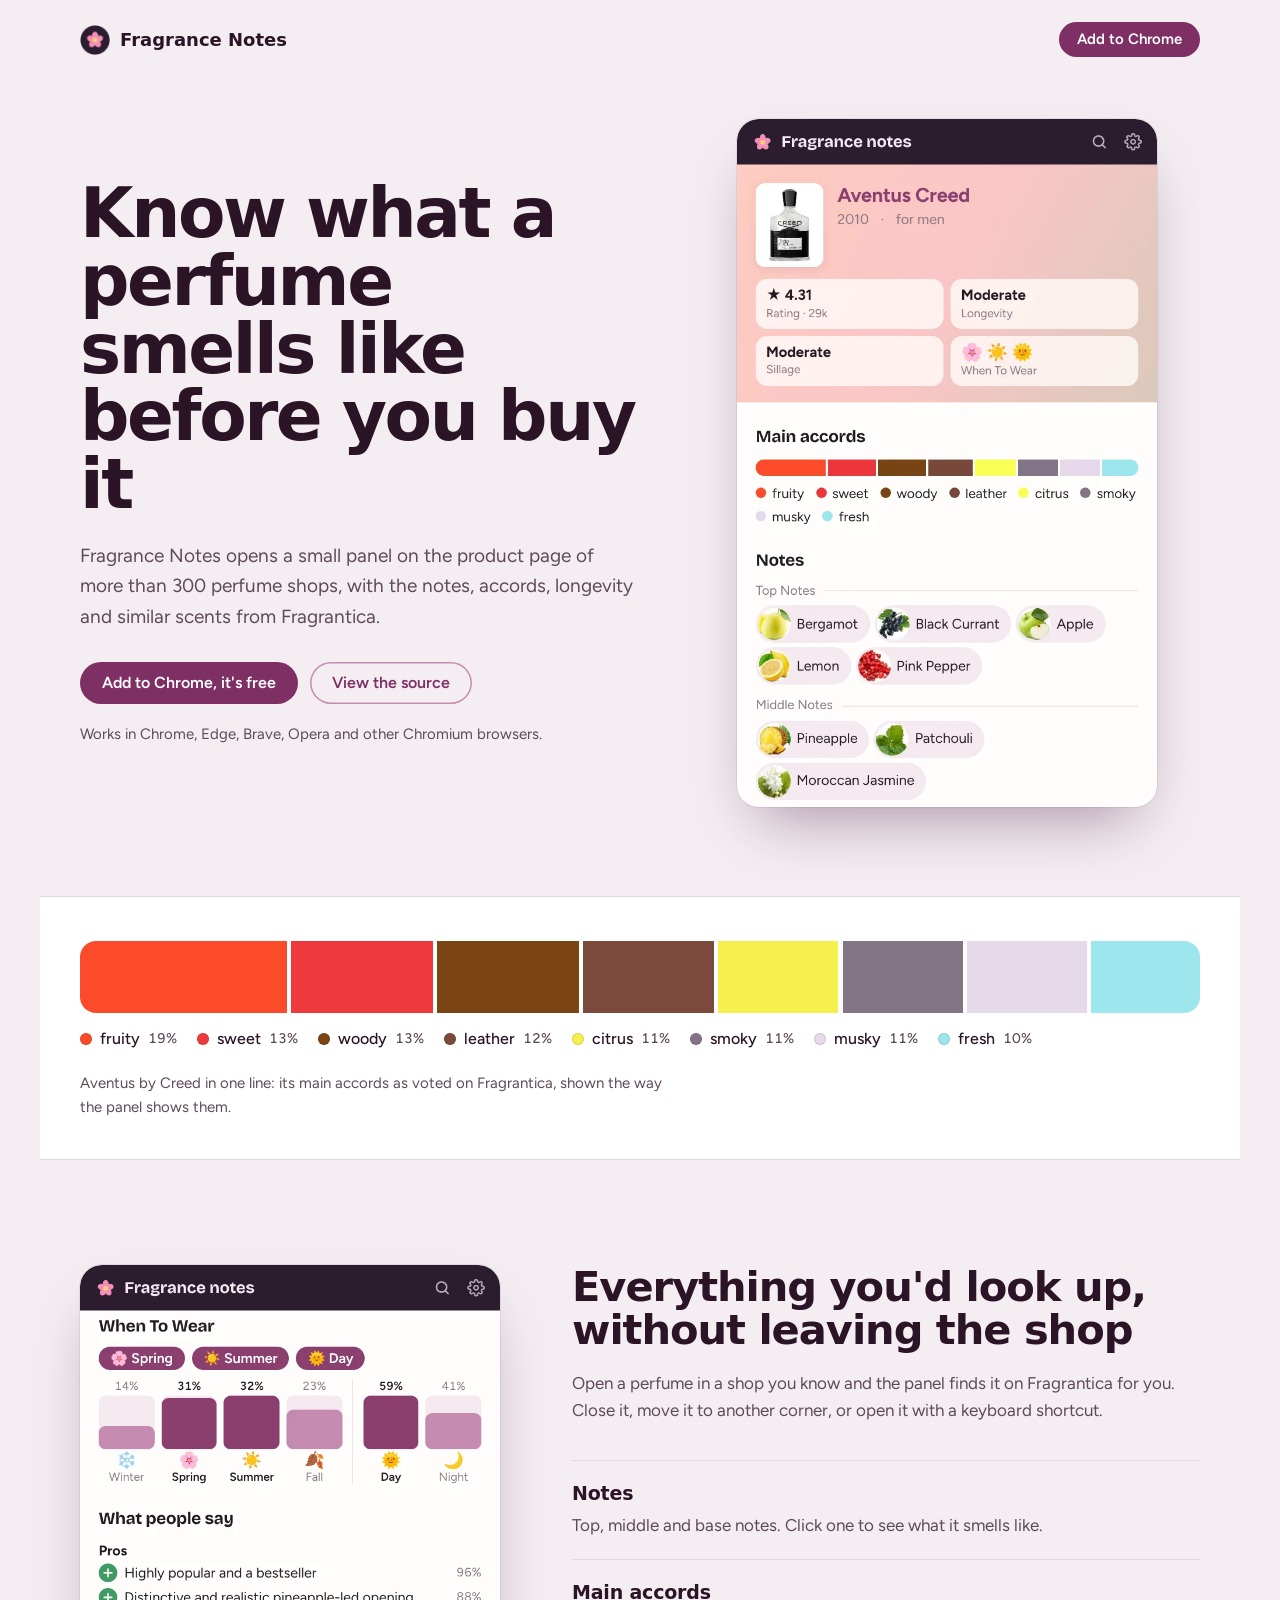
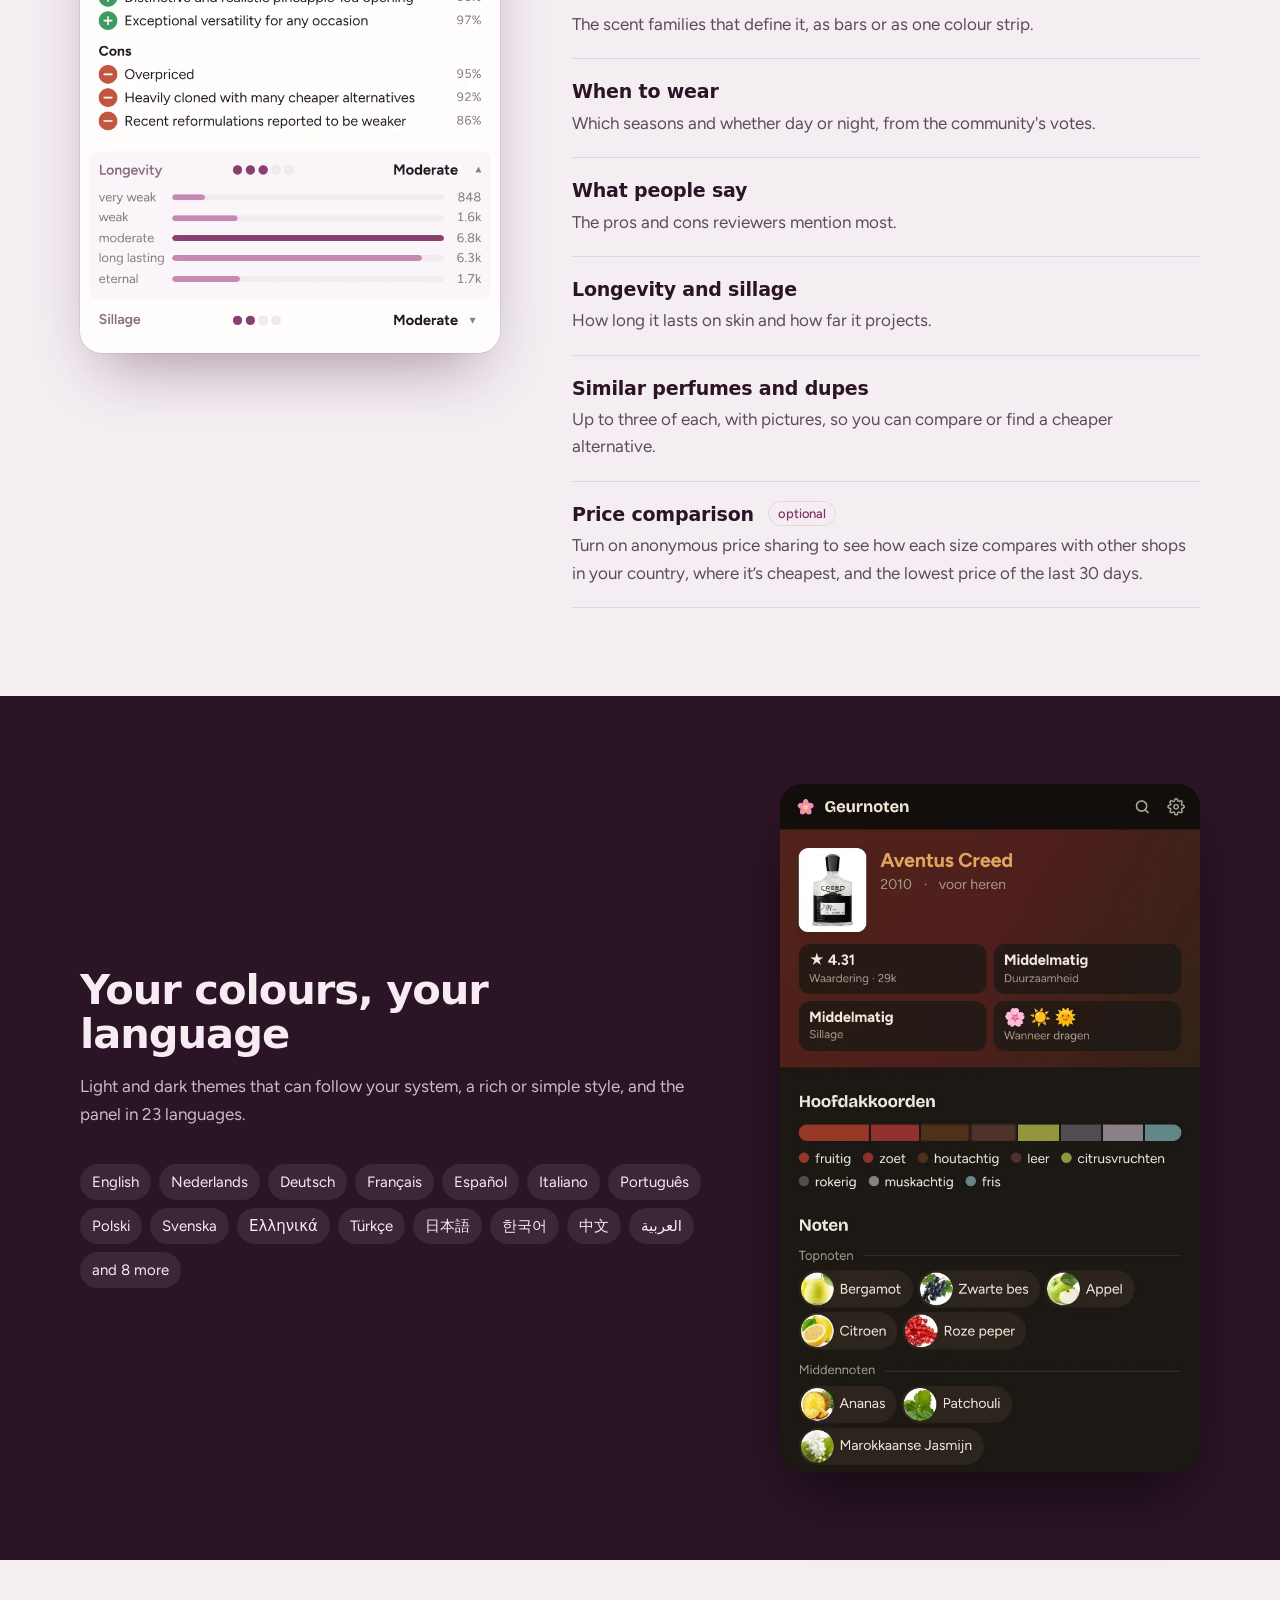
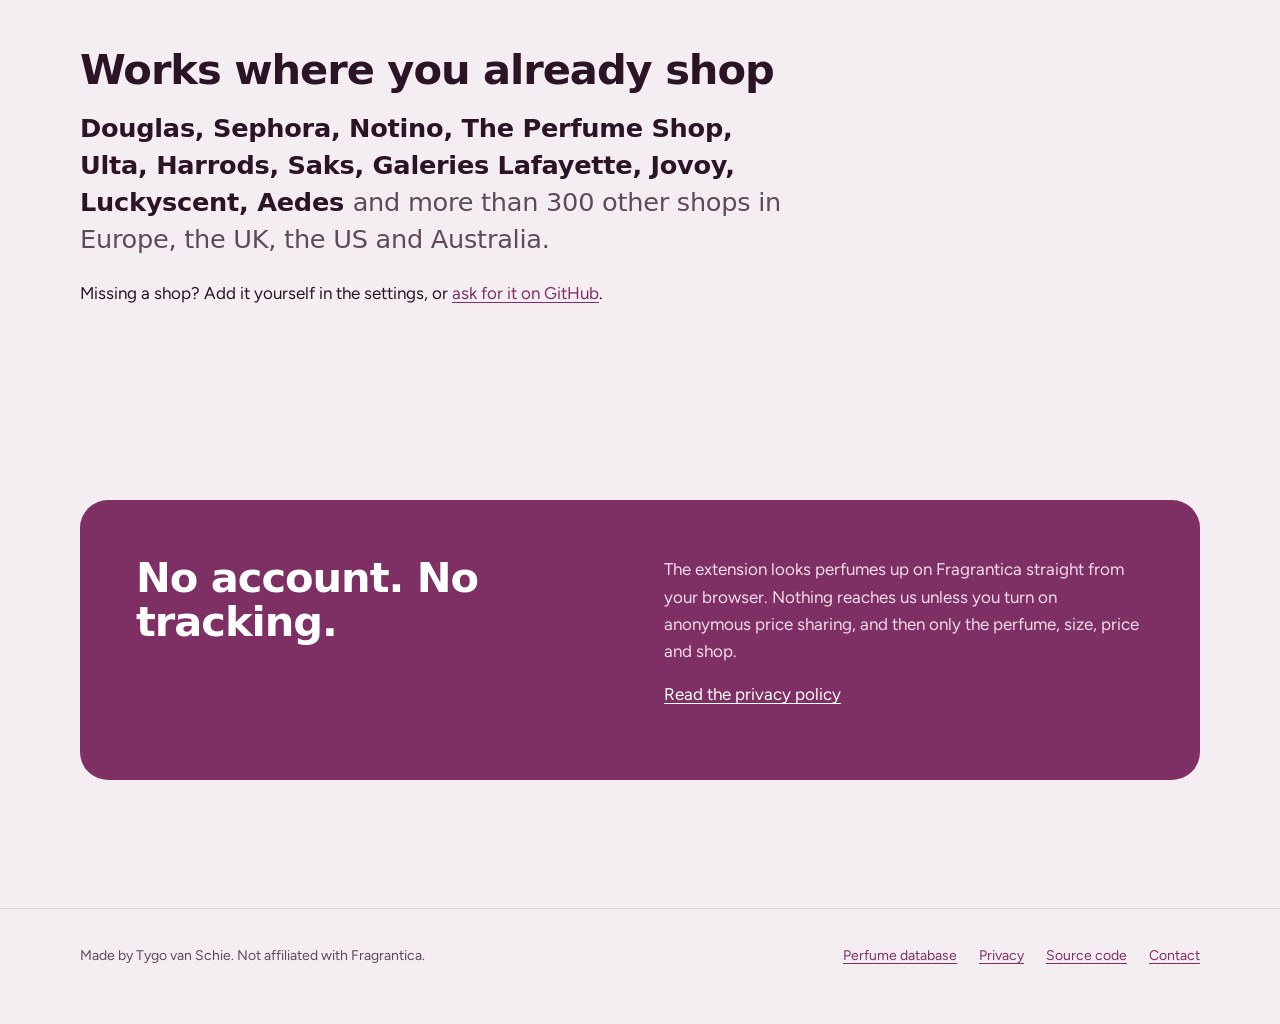
<file: site/index.html>
<!doctype html>
<html lang="en">
<head>
  <meta charset="utf-8">
  <meta name="viewport" content="width=device-width, initial-scale=1">
  <title>Fragrance Notes – perfume notes on every shop page</title>
  <meta name="description" content="A free browser extension that shows a perfume's notes, accords, longevity and similar scents from Fragrantica on the product page of more than 300 perfume shops.">
  <link rel="icon" href="img/icon.png">
  <meta property="og:title" content="Fragrance Notes">
  <meta property="og:description" content="Know what a perfume smells like before you buy it.">
  <meta property="og:image" content="https://fragrancenotes.app/img/og.png">
  <meta property="og:type" content="website">
  <meta property="og:url" content="https://fragrancenotes.app/">
  <meta name="twitter:card" content="summary_large_image">
  <link rel="canonical" href="https://fragrancenotes.app/">
  <link rel="preconnect" href="https://fonts.bunny.net">
  <link rel="stylesheet" href="https://fonts.bunny.net/css?family=bricolage-grotesque:600,700,750,800|figtree:400,500,600&display=swap">
  <link rel="stylesheet" href="style.css?v=4">
</head>
<body>
  <header class="top">
    <div class="wrap">
      <a class="brand" href="/"><img src="img/icon.png" alt="">Fragrance Notes</a>
      <a class="btn small" href="https://chromewebstore.google.com/detail/fragrance-notes/hhhiolpcmkdkegcmjmpglcnfolohldgc">Add to Chrome</a>
    </div>
  </header>

  <main>
    <section class="hero">
      <div class="wrap">
        <div>
          <h1>Know what a perfume smells like before you buy it</h1>
          <p class="lead">Fragrance Notes opens a small panel on the product page of more than 300 perfume shops, with the notes, accords, longevity and similar scents from Fragrantica.</p>
          <div class="actions">
            <a class="btn" href="https://chromewebstore.google.com/detail/fragrance-notes/hhhiolpcmkdkegcmjmpglcnfolohldgc">Add to Chrome, it's free</a>
            <a class="btn quiet" href="https://github.com/Tygovanschie/fragrance-notes">View the source</a>
          </div>
          <p class="fineprint">Works in Chrome, Edge, Brave, Opera and other Chromium browsers.</p>
        </div>
        <img class="shot" src="img/1-overview.webp" width="360" height="590" alt="The Fragrance Notes panel for Aventus by Creed: rating, longevity, sillage, when to wear, main accords and top notes.">
      </div>
    </section>

    <figure class="strip" aria-label="Main accords of Aventus by Creed">
      <div class="wrap">
        <div class="astrip" aria-hidden="true">
          <i style="--w:19;--c:#fb4b2b;--i:0"></i>
          <i style="--w:13;--c:#ee3a3d;--i:1"></i>
          <i style="--w:13;--c:#7a4513;--i:2"></i>
          <i style="--w:12;--c:#7b4a3c;--i:3"></i>
          <i style="--w:11;--c:#f6f04e;--i:4"></i>
          <i style="--w:11;--c:#847586;--i:5"></i>
          <i style="--w:11;--c:#e5d9ea;--i:6"></i>
          <i style="--w:10;--c:#9ee6ee;--i:7"></i>
        </div>
        <ul class="achips">
          <li><i style="--c:#fb4b2b"></i>fruity<small>19%</small></li>
          <li><i style="--c:#ee3a3d"></i>sweet<small>13%</small></li>
          <li><i style="--c:#7a4513"></i>woody<small>13%</small></li>
          <li><i style="--c:#7b4a3c"></i>leather<small>12%</small></li>
          <li><i style="--c:#f6f04e"></i>citrus<small>11%</small></li>
          <li><i style="--c:#847586"></i>smoky<small>11%</small></li>
          <li><i style="--c:#e5d9ea"></i>musky<small>11%</small></li>
          <li><i style="--c:#9ee6ee"></i>fresh<small>10%</small></li>
        </ul>
        <figcaption>Aventus by Creed in one line: its main accords as voted on Fragrantica, shown the way the panel shows them.</figcaption>
      </div>
    </figure>

    <section class="part inside">
      <div class="wrap">
        <img class="shot" src="img/3-wear.webp" width="360" height="590" loading="lazy" alt="The panel showing when to wear the perfume by season and time of day, the most mentioned pros and cons, and longevity votes.">
        <div>
          <h2>Everything you'd look up, without leaving the shop</h2>
          <p class="intro">Open a perfume in a shop you know and the panel finds it on Fragrantica for you. Close it, move it to another corner, or open it with a keyboard shortcut.</p>
          <dl class="features">
            <div><dt>Notes</dt><dd>Top, middle and base notes. Click one to see what it smells like.</dd></div>
            <div><dt>Main accords</dt><dd>The scent families that define it, as bars or as one colour strip.</dd></div>
            <div><dt>When to wear</dt><dd>Which seasons and whether day or night, from the community's votes.</dd></div>
            <div><dt>What people say</dt><dd>The pros and cons reviewers mention most.</dd></div>
            <div><dt>Longevity and sillage</dt><dd>How long it lasts on skin and how far it projects.</dd></div>
            <div><dt>Similar perfumes and dupes</dt><dd>Up to three of each, with pictures, so you can compare or find a cheaper alternative.</dd></div>
            <div><dt>Price comparison <span class="opt">optional</span></dt><dd>Turn on anonymous price sharing to see how each size compares with other shops in your country, where it’s cheapest, and the lowest price of the last 30 days.</dd></div>
          </dl>
        </div>
      </div>
    </section>

    <section class="part yours">
      <div class="wrap">
        <div>
          <h2>Your colours, your language</h2>
          <p class="intro">Light and dark themes that can follow your system, a rich or simple style, and the panel in 23 languages.</p>
          <ul class="langs" aria-label="Languages">
            <li>English</li><li>Nederlands</li><li>Deutsch</li><li>Français</li><li>Español</li><li>Italiano</li><li>Português</li><li>Polski</li><li>Svenska</li><li>Ελληνικά</li><li>Türkçe</li><li>日本語</li><li>한국어</li><li>中文</li><li>العربية</li><li>and 8 more</li>
          </ul>
        </div>
        <img class="shot" src="img/5-themes.webp" width="360" height="590" loading="lazy" alt="The panel in Dutch with a dark amber theme.">
      </div>
    </section>

    <section class="part shops">
      <div class="wrap">
        <h2>Works where you already shop</h2>
        <p class="list">Douglas, Sephora, Notino, The Perfume Shop, Ulta, Harrods, Saks, Galeries Lafayette, Jovoy, Luckyscent, Aedes <span>and more than 300 other shops in Europe, the UK, the US and Australia.</span></p>
        <p>Missing a shop? Add it yourself in the settings, or <a href="https://github.com/Tygovanschie/fragrance-notes/issues">ask for it on GitHub</a>.</p>
      </div>
    </section>

    <section class="part">
      <div class="wrap">
        <div class="privacy">
          <h2>No account. No tracking.</h2>
          <div>
            <p>The extension looks perfumes up on Fragrantica straight from your browser. Nothing reaches us unless you turn on anonymous price sharing, and then only the perfume, size, price and shop.</p>
            <p><a href="privacy.html">Read the privacy policy</a></p>
          </div>
        </div>
      </div>
    </section>
  </main>

  <footer>
    <div class="wrap">
      <span>Made by Tygo van Schie. Not affiliated with Fragrantica.</span>
      <nav aria-label="Footer">
        <a href="/database">Perfume database</a>
        <a href="privacy.html">Privacy</a>
        <a href="https://github.com/Tygovanschie/fragrance-notes">Source code</a>
        <a href="https://github.com/Tygovanschie/fragrance-notes/issues">Contact</a>
      </nav>
    </div>
  </footer>
</body>
</html>
</file>
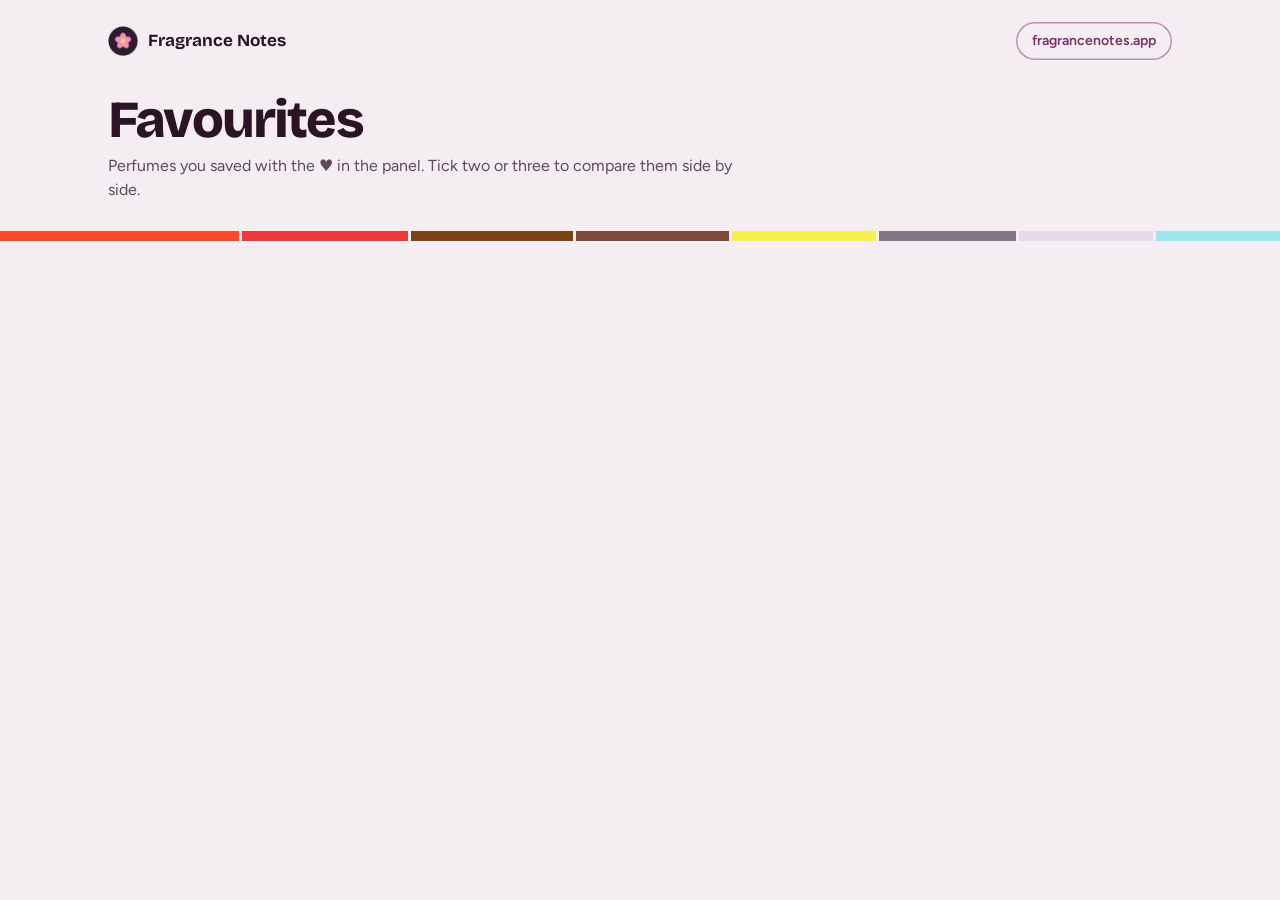
<file: favourites.html>
<!DOCTYPE html>
<html lang="en">
<head>
<meta charset="utf-8">
<title>Fragrance Notes – Favourites</title>
<link rel="icon" href="icons/32.png">
<link rel="stylesheet" href="fonts.css">
<link rel="stylesheet" href="base.css">
<style>
  /* Favourites: saved with the ♥ in the panel, opened from the toolbar menu. Same look as the settings page. */

  /* Header, buttons, switch and colours: base.css (shared with the settings and welcome pages). */
  main.wrap { padding:32px 0 96px; }

  /* The list. */
  .grid { list-style:none; margin:0; padding:0; display:grid; grid-template-columns:repeat(auto-fill, minmax(240px, 1fr)); gap:16px; }
  .card { position:relative; background:var(--card); border:1px solid var(--line); border-radius:22px; padding:16px; display:flex; gap:14px; align-items:center; }
  .card.sel { border-color:var(--accent); box-shadow:0 0 0 1.5px var(--accent); }
  .card img { width:56px; height:70px; object-fit:contain; flex:none; border-radius:10px; background:#fff; }
  .card .l { flex:1; min-width:0; }
  .card b { display:block; font:700 16px/1.2 var(--display); letter-spacing:-0.01em; overflow-wrap:anywhere; }
  .card .acts { display:flex; gap:12px; margin-top:8px; font-size:13px; }
  .linkbtn { border:0; background:none; padding:0; font:inherit; color:var(--accent); cursor:pointer; }
  .linkbtn:hover { text-decoration:underline; }
  .linkbtn.rm { color:var(--muted); }
  .pick { position:absolute; top:12px; inset-inline-end:12px; width:18px; height:18px; accent-color:var(--accent); cursor:pointer; }
  .empty { background:var(--card); border:1px solid var(--line); border-radius:22px; padding:28px; color:var(--muted); }

  /* Compare bar, stays at the bottom of the window. */
  .bar-cmp { position:sticky; bottom:16px; margin-top:24px; display:flex; align-items:center; gap:16px; justify-content:space-between;
    background:var(--fg); color:#fff; border-radius:999px; padding:10px 10px 10px 24px; box-shadow:0 8px 24px rgba(43,20,38,.18); }
  .bar-cmp span { font-size:14px; }
  .bar-cmp .btn.primary { background:#fff; color:var(--accent-deep); }

  /* Details and comparison. */
  .back { margin-bottom:20px; }
  .detail { display:flex; justify-content:center; }
  .detail-tools { display:flex; flex-wrap:wrap; gap:12px 20px; align-items:center; justify-content:center; margin-bottom:18px; font-size:14px; }
  .detail-tools .seen { color:var(--muted); }
  .detail-tools .seen b { color:var(--fg); }
  .detail-tools .alert { flex-basis:100%; display:flex; justify-content:center; }
  .alert-form { display:flex; flex-wrap:wrap; gap:8px 10px; align-items:center; justify-content:center; }
  .alert-form select, .alert-form input { font:inherit; padding:6px 10px; border-radius:10px; border:1px solid var(--line, #ddd); background:var(--card, #fff); color:inherit; }
  .alert-form input { width:90px; }
  .alert .muted { color:var(--muted); }
  .alert span + .btn { margin-inline-start:10px; }
  .loading, .failed { color:var(--muted); padding:24px 0; }
  select.add { font:600 14px/1 var(--text); color:var(--accent); background:var(--card); border:1.5px dashed var(--soft); border-radius:999px; padding:10px 14px; cursor:pointer; max-width:100%; }
  select.add:hover { border-color:var(--accent); }

  .cmp-wrap { overflow-x:auto; }
  .cmp { width:100%; min-width:640px; border-collapse:separate; border-spacing:0; background:var(--card); border:1px solid var(--line); border-radius:22px; overflow:hidden; table-layout:fixed; }
  .cmp col.lab { width:170px; }
  .cmp col.slotcol { width:0; }
  .cmp.cols2 col.slotcol { width:24%; }
  .cmp th, .cmp td { padding:12px 16px; vertical-align:top; text-align:start; border-top:1px solid var(--line); font-size:14px; }
  .cmp td.slot { padding:12px 0; }
  .cmp.cols2 td.slot { padding:12px 16px; }
  .cmp tr:first-child th, .cmp tr:first-child td { border-top:0; }
  .cmp th { color:var(--muted); font-weight:600; font-size:13px; }
  .cmp tr.sec th { padding:18px 16px 8px; font:750 18px/1.2 var(--display); letter-spacing:-0.01em; color:var(--fg); background:var(--bg); border-top:1px solid var(--line); }
  .cmp .who { position:relative; }
  .cmp .who img { width:64px; height:80px; object-fit:contain; border-radius:10px; background:#fff; display:block; margin-bottom:8px; }
  .cmp .who a { font:700 18px/1.2 var(--display); letter-spacing:-0.01em; text-decoration:none; color:var(--fg); overflow-wrap:anywhere; }
  .cmp .who a:hover { color:var(--accent); }
  .cmp .who small { display:block; color:var(--muted); font-size:13px; margin-top:4px; }
  .cmp .who .x { position:absolute; top:8px; inset-inline-end:8px; border:0; background:var(--chip); color:var(--muted); width:28px; height:28px; border-radius:50%; font-size:18px; line-height:1; cursor:pointer; }
  .cmp .who .x:hover { background:var(--accent); color:#fff; }
  .cmp td.slot { vertical-align:middle; }
  .cmp small { color:var(--muted); font-size:12.5px; }
  .price b { font:700 18px/1.2 var(--display); }
  .tag { display:inline-block; margin-inline-start:8px; padding:2px 9px; border-radius:999px; background:var(--accent); color:#fff; font-size:12px; font-weight:600; vertical-align:middle; }
  .cmp td > .tag { margin:6px 0 0; }

  .cmp tr.acc th, .cmp tr.acc td { padding-top:7px; padding-bottom:7px; border-top-color:transparent; }
  .cmp tr.acc th { display:flex; align-items:center; gap:8px; color:var(--fg); font-weight:500; }
  .cmp tr.acc th i { width:10px; height:10px; border-radius:50%; flex:none; box-shadow:inset 0 0 0 1px rgba(43,20,38,.16); }
  .abar { height:12px; border-radius:999px; background:var(--chip); overflow:hidden; margin-top:3px; }
  .abar span { display:block; height:100%; border-radius:999px; background:var(--accent); box-shadow:inset 0 0 0 1px rgba(43,20,38,.12); }

  .chips { display:flex; flex-wrap:wrap; gap:6px; }
  .chip { display:inline-flex; align-items:center; gap:6px; padding:3px 10px 3px 4px; border-radius:999px; background:var(--chip); font-size:13px; }
  .chip:not(:has(img)) { padding-inline-start:10px; }
  .chip img { width:24px; height:24px; border-radius:50%; object-fit:cover; background:#fff; }
  .chip.nb { cursor:pointer; }
  .chip.nb:hover, .chip.nb.on { box-shadow:inset 0 0 0 1.5px var(--accent); }
  .chip.shared { background:var(--accent); color:#fff; }
  .chip.shared.nb:hover, .chip.shared.nb.on { box-shadow:inset 0 0 0 1.5px var(--accent-deep); }
  .none { color:var(--muted); }

  tr.noterow td { background:var(--bg); }
  .notepop { display:flex; gap:14px; align-items:flex-start; font-size:13.5px; }
  .notepop img { width:56px; height:56px; border-radius:12px; object-fit:cover; background:#fff; flex:none; }
  .notepop .nn { display:flex; gap:12px; align-items:baseline; justify-content:space-between; font:700 16px/1.3 var(--display); margin-bottom:4px; }
  .notepop .nn a { font:600 13px/1 var(--text); }
  .notepop .lat { font-weight:400; color:var(--muted); font-size:13px; }
  .notepop .nl { color:var(--muted); font-size:12px; margin-top:6px; }
  .muted { color:var(--muted); }

  .score { display:flex; align-items:baseline; gap:4px; }
  .score b { font:800 22px/1 var(--display); letter-spacing:-0.02em; }
  .score .of { color:var(--muted); font-size:13px; }
  .scale { position:relative; height:6px; border-radius:999px; background:var(--chip); margin:8px 0 6px; }
  .scale span { position:absolute; top:50%; width:12px; height:12px; border-radius:50%; background:var(--accent); transform:translate(-50%, -50%); box-shadow:0 0 0 2px var(--card); }
  [dir=rtl] .scale span { transform:translate(50%, -50%); }
  .spread { display:flex; height:6px; border-radius:999px; overflow:hidden; gap:1px; margin-bottom:4px; }
  .spread i { background:var(--accent); min-width:1px; }
  .wear { display:grid; gap:4px; }
  .wl { display:grid; grid-template-columns:64px 1fr; gap:8px; align-items:center; font-size:13px; color:var(--muted); }
  .wl .abar { height:8px; margin:0; }
  .wl.hi { color:var(--fg); font-weight:600; }

  @media (max-width:760px) { .cmp th { width:110px; } .bar-cmp { border-radius:22px; flex-direction:column; align-items:stretch; padding:14px; } }
  @media (prefers-reduced-motion: reduce) { * { transition:none !important; } }
</style>
</head>
<body>
<header>
  <div class="wrap">
    <div class="bar">
      <span class="brand"><img src="icons/128.png" alt="">Fragrance Notes</span>
      <a class="site" href="https://fragrancenotes.app" target="_blank" rel="noopener">fragrancenotes.app</a>
    </div>
    <h1 data-i18n="fav_title"></h1>
    <p class="sub" data-i18n="fav_sub"></p>
  </div>
  <div class="strip" aria-hidden="true">
    <i style="--w:100;--c:#fb4b2b"></i><i style="--w:69;--c:#ee3a3d"></i><i style="--w:68;--c:#7a4513"></i><i style="--w:64;--c:#7b4a3c"></i>
    <i style="--w:60;--c:#f6f04e"></i><i style="--w:57;--c:#847586"></i><i style="--w:56;--c:#e5d9ea"></i><i style="--w:52;--c:#9ee6ee"></i>
  </div>
</header>

<main class="wrap">
  <section id="listView">
    <ul class="grid" id="grid"></ul>
    <p class="empty" id="empty" data-i18n="fav_empty" hidden></p>
    <div class="bar-cmp" id="cmpBar" hidden>
      <span id="cmpHint"></span>
      <button class="btn primary" id="cmpGo" data-i18n="fav_compare" disabled></button>
    </div>
  </section>

  <section id="itemView" hidden>
    <button class="btn quiet back" id="back"></button>
    <div id="itemBody"></div>
  </section>
</main>
<script src="settings.js"></script>
<script src="i18n-panel.js"></script>
<script src="i18n-settings.js"></script>
<script src="panel-ui.js"></script>
<script src="favourites.js"></script>
</body>
</html>
</file>
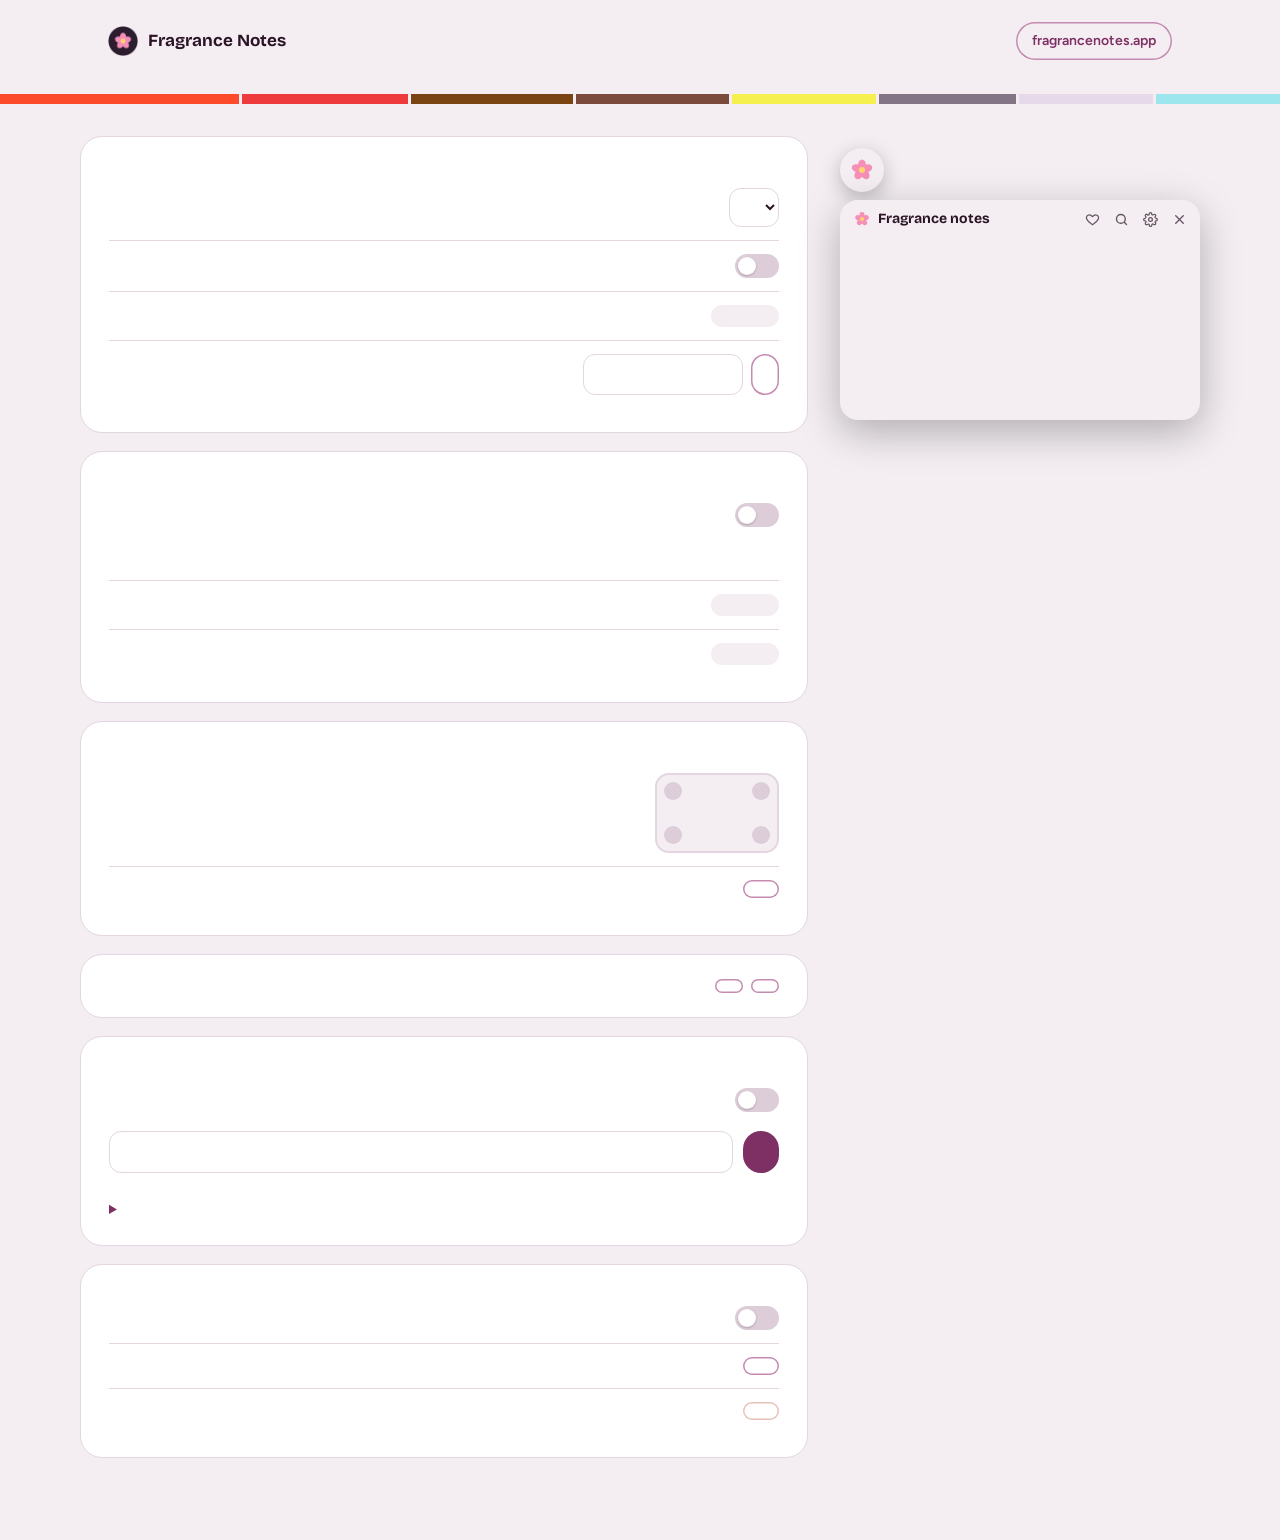
<file: options.html>
<!DOCTYPE html>
<html lang="en">
<head>
<meta charset="utf-8">
<title>Fragrance Notes</title>
<link rel="icon" href="icons/32.png">
<link rel="stylesheet" href="fonts.css">
<link rel="stylesheet" href="base.css">
<style>
  /* Same look as fragrancenotes.app: plum on lilac paper, Bricolage Grotesque headings, Figtree text.
     The fonts ship with the extension (fonts/, SIL Open Font License), so this page loads nothing from the web. */

  /* Header, buttons, switch and colours: base.css (shared with the welcome and favourites pages). */

  .layout { display:grid; grid-template-columns:minmax(0, 1fr) 360px; gap:32px; padding:32px 0 64px; align-items:start; }
  .preview { position:sticky; top:24px; }
  .preview h2 { font:700 18px/1.2 var(--display); letter-spacing:-0.01em; margin:4px 0 12px; }
  .preview .note { color:var(--muted); font-size:13px; margin:12px 2px 0; }

  /* ---------- sections ---------- */
  section { background:var(--card); border:1px solid var(--line); border-radius:22px; padding:24px 28px; margin-bottom:18px; }
  section > h2, .shead h2 { margin:0 0 4px; font:750 24px/1.15 var(--display); letter-spacing:-0.02em; }
  .hint { margin:0 0 14px; color:var(--muted); font-size:14px; max-width:46em; }
  .row { display:flex; align-items:center; justify-content:space-between; gap:18px; padding:13px 0; border-top:1px solid var(--line); }
  .row.first, .hint + .row { border-top:0; }
  .row .l { min-width:0; }
  .row .l b { display:block; font-weight:600; }
  .row .l span { color:var(--muted); font-size:13.5px; }

  .seg { display:inline-flex; background:var(--chip); border-radius:999px; padding:4px; flex:none; }
  .seg label { cursor:pointer; }
  .seg input { position:absolute; opacity:0; pointer-events:none; }
  .seg span { display:block; padding:7px 15px; border-radius:999px; font-size:14px; color:var(--muted); white-space:nowrap; }
  .seg input:checked + span { background:var(--accent); color:#fff; font-weight:600; }
  .seg input:focus-visible + span { outline:3px solid var(--accent); outline-offset:1px; }

  .corners { position:relative; width:124px; height:80px; border:2px solid var(--line); border-radius:14px; background:var(--chip); flex:none; }
  .corners label { position:absolute; cursor:pointer; }
  .corners input { position:absolute; opacity:0; pointer-events:none; }
  .corners span { display:block; width:18px; height:18px; border-radius:50%; background:#dccdd8; transition:background .12s; }
  .corners label:hover span { background:var(--soft); }
  .corners input:checked + span { background:var(--accent); box-shadow:0 0 0 4px rgba(126,47,99,.18); }
  .corners input:focus-visible + span { outline:3px solid var(--accent); outline-offset:2px; }
  .corners .tl { top:7px; left:7px; } .corners .tr { top:7px; right:7px; }
  .corners .bl { bottom:7px; left:7px; } .corners .br { bottom:7px; right:7px; }

  .tlabel { font-size:14px; font-weight:600; color:var(--muted); margin:6px 0 10px; }
  .themes + .tlabel { margin-top:18px; }
  .themes { display:grid; grid-template-columns:repeat(auto-fill, minmax(108px, 1fr)); gap:12px; }
  .theme { cursor:pointer; }
  .theme input { position:absolute; opacity:0; pointer-events:none; }
  .theme .card { border:2px solid var(--line); border-radius:16px; overflow:hidden; transition:border-color .12s; }
  .theme input:checked + .card { border-color:var(--accent); box-shadow:0 0 0 4px rgba(126,47,99,.15); }
  .theme input:focus-visible + .card { outline:3px solid var(--accent); outline-offset:2px; }
  .theme .top { height:22px; }
  .theme .mid { padding:9px; display:flex; gap:4px; flex-wrap:wrap; }
  .theme .mid i { height:7px; border-radius:4px; }
  .theme .name { padding:0 9px 9px; font-size:13px; font-weight:600; }

  .shead { display:flex; justify-content:space-between; align-items:flex-start; gap:12px; }
  .bulk { display:flex; gap:8px; flex:none; }
  .groups { display:flex; flex-direction:column; gap:12px; }
  .group { display:grid; grid-template-columns:30px 1fr; gap:0 14px; border:1px solid var(--line); border-radius:16px; padding:12px 16px; background:#fcf9fb; }
  .group .num { grid-row:1 / span 2; width:28px; height:28px; border-radius:50%; background:var(--accent); color:#fff;
    display:grid; place-items:center; font:700 13px/1 var(--display); margin-top:1px; }
  .group .gh { display:flex; align-items:baseline; gap:8px; flex-wrap:wrap; }
  .group h3 { margin:0; font:700 16px/1.3 var(--display); }
  .group .where { font-size:13px; color:var(--muted); }
  .group .items { display:grid; grid-template-columns:repeat(auto-fill, minmax(240px, 1fr)); gap:0 22px; }
  .group .row { padding:9px 0; border-top:0; }

  select, .text { padding:9px 14px; border:1.5px solid var(--line); border-radius:12px; font:inherit; font-size:14px; background:#fff; color:var(--fg); }
  select { flex:none; max-width:230px; }
  .text:focus, select:focus { outline:3px solid rgba(126,47,99,.25); border-color:var(--accent); }
  .shortcut { display:flex; gap:8px; flex:none; }
  .shortcut .text { width:160px; text-align:center; font-weight:600; cursor:pointer; caret-color:transparent; }
  .shortcut .text.rec { border-color:var(--accent); background:#faf4f8; }
  button.btn { border:0; box-shadow:inset 0 0 0 1.5px var(--soft); background:#fff; color:var(--accent); border-radius:999px; padding:9px 18px;
    font:600 14px/1 var(--text); cursor:pointer; flex:none; }
  button.btn:hover { background:var(--chip); color:var(--accent-deep); }
  button.btn.sm { padding:7px 14px; font-size:13px; }
  button.primary { background:var(--accent); box-shadow:none; color:#fff; }
  button.primary:hover { background:var(--accent-deep); color:#fff; }
  .btn.danger { color:#a8392a; box-shadow:inset 0 0 0 1.5px #e7c2ba; }
  .btn.danger:hover { background:#fbeeea; color:#8a2d20; }

  .addshop { display:flex; gap:10px; margin:6px 0 14px; }
  .addshop .text { flex:1; min-width:0; }
  .shoplist { display:flex; flex-wrap:wrap; gap:8px; margin:6px 0 4px; }
  .shop { display:inline-flex; align-items:center; gap:6px; padding:5px 6px 5px 12px; border-radius:999px; background:var(--chip); font-size:13.5px; }
  .shop button { border:0; background:none; cursor:pointer; color:var(--muted); font-size:16px; line-height:1; padding:0 5px; }
  .shop button:hover { color:var(--accent); }
  .empty { color:var(--muted); font-size:13.5px; }
  details { margin-top:12px; }
  details summary { cursor:pointer; color:var(--accent); font-size:14px; font-weight:600; }
  .builtin { columns:4 150px; font-size:13px; color:var(--muted); margin-top:10px; }

  .saved { position:fixed; bottom:24px; left:50%; transform:translateX(-50%) translateY(20px); opacity:0;
    background:var(--fg); color:#fff; padding:10px 18px; border-radius:999px; font-size:14px; font-weight:600; transition:.2s; pointer-events:none; z-index:10; }
  .saved.show { opacity:1; transform:translateX(-50%) translateY(0); }
  @media (prefers-reduced-motion: reduce) { .saved, .sw i, .sw i::before { transition:none; } }

  @media (max-width:900px) { .layout { grid-template-columns:1fr; } .preview { position:static; order:-1; } section { padding:20px; } }
</style>
</head>
<body>
<header class="top">
  <div class="wrap">
    <div class="bar">
      <span class="brand"><img src="icons/128.png" alt="">Fragrance Notes</span>
      <a class="site" href="https://fragrancenotes.app" target="_blank" rel="noopener">fragrancenotes.app</a>
    </div>
    <h1 data-i18n="p_settings"></h1>
    <p data-i18n="headSub"></p>
  </div>
  <div class="strip" aria-hidden="true">
    <i style="--w:100;--c:#fb4b2b"></i><i style="--w:69;--c:#ee3a3d"></i><i style="--w:68;--c:#7a4513"></i><i style="--w:64;--c:#7b4a3c"></i>
    <i style="--w:60;--c:#f6f04e"></i><i style="--w:57;--c:#847586"></i><i style="--w:56;--c:#e5d9ea"></i><i style="--w:52;--c:#9ee6ee"></i>
  </div>
</header>

<div class="wrap layout">
  <main>
    <section>
      <h2 data-i18n="general"></h2>
      <p class="hint" data-i18n="generalHint"></p>
      <div class="row">
        <div class="l"><b data-i18n="langT"></b><span data-i18n="langD"></span></div>
        <select id="lang"></select>
      </div>
      <div class="row">
        <div class="l"><b data-i18n="autoSearchT"></b><span data-i18n="autoSearchD"></span></div>
        <label class="sw"><input type="checkbox" id="autoSearch"><i></i></label>
      </div>
      <div class="row">
        <div class="l"><b data-i18n="openT"></b><span data-i18n="openD"></span></div>
        <div class="seg">
          <label><input type="radio" name="autoOpen" value="false"><span data-i18n="onClick"></span></label>
          <label><input type="radio" name="autoOpen" value="true"><span data-i18n="auto"></span></label>
        </div>
      </div>
      <div class="row">
        <div class="l"><b data-i18n="shortcutT"></b><span data-i18n="shortcutD"></span></div>
        <div class="shortcut"><input class="text" id="shortcut" readonly><button class="btn sm" id="clearShortcut" data-i18n="clear"></button></div>
      </div>
    </section>

    <section>
      <h2 data-i18n="look"></h2>
      <p class="hint" data-i18n="lookHint"></p>
      <div class="row first">
        <div class="l"><b data-i18n="autoT"></b><span data-i18n="autoD"></span></div>
        <label class="sw"><input type="checkbox" id="themeAuto"><i></i></label>
      </div>
      <div class="tlabel" data-i18n="light"></div>
      <div class="themes" id="themesLight"></div>
      <div class="tlabel" data-i18n="dark"></div>
      <div class="themes" id="themesDark"></div>
      <div class="row" style="margin-top:12px; border-top:1px solid var(--line)">
        <div class="l"><b data-i18n="styleT"></b><span data-i18n="styleD"></span></div>
        <div class="seg">
          <label><input type="radio" name="style" value="rich"><span data-i18n="rich"></span></label>
          <label><input type="radio" name="style" value="simple"><span data-i18n="simple"></span></label>
        </div>
      </div>
      <div class="row">
        <div class="l"><b data-i18n="accStyleT"></b><span data-i18n="accStyleD"></span></div>
        <div class="seg">
          <label><input type="radio" name="accStyle" value="strip"><span data-i18n="accStrip"></span></label>
          <label><input type="radio" name="accStyle" value="bars"><span data-i18n="accBars"></span></label>
        </div>
      </div>
    </section>

    <section>
      <h2 data-i18n="panelT"></h2>
      <p class="hint" data-i18n="panelHint"></p>
      <div class="row first">
        <div class="l"><b data-i18n="cornerT"></b><span id="cornerName"></span></div>
        <div class="corners">
          <label class="tl"><input type="radio" name="position" value="tl"><span></span></label>
          <label class="tr"><input type="radio" name="position" value="tr"><span></span></label>
          <label class="bl"><input type="radio" name="position" value="bl"><span></span></label>
          <label class="br"><input type="radio" name="position" value="br"><span></span></label>
        </div>
      </div>
      <div class="row">
        <div class="l"><b data-i18n="sizeT"></b><span data-i18n="sizeD"></span></div>
        <button class="btn" id="resetSize" data-i18n="resetSize"></button>
      </div>
    </section>

    <section>
      <div class="shead">
        <div><h2 data-i18n="show"></h2><p class="hint" data-i18n="showHint"></p></div>
        <div class="bulk"><button class="btn sm" id="allOn" data-i18n="showAll"></button><button class="btn sm" id="allOff" data-i18n="hideAll"></button></div>
      </div>
      <div class="groups" id="sections"></div>
    </section>

    <section>
      <h2 data-i18n="shops"></h2>
      <p class="hint" id="shopsHint"></p>
      <div class="row first">
        <div class="l"><b data-i18n="allSitesT"></b><span data-i18n="allSitesD"></span></div>
        <label class="sw"><input type="checkbox" id="allSites"><i></i></label>
      </div>
      <form class="addshop" id="addShopForm">
        <input class="text" id="shopInput" data-i18n-ph="addShopPh" autocomplete="off">
        <button class="btn primary" data-i18n="add"></button>
      </form>
      <div class="tlabel" data-i18n="yourShops"></div>
      <div class="shoplist" id="customShops"></div>
      <details><summary data-i18n="builtIn"></summary><div class="builtin" id="builtinShops"></div></details>
    </section>

    <section>
      <h2 data-i18n="data"></h2>
      <!-- One switch for both kinds of sharing (prices and the open perfume database); options.js sets both. -->
      <div class="row first">
        <div class="l"><b data-i18n="helpT"></b><span data-i18n="helpD"></span></div>
        <label class="sw"><input type="checkbox" id="shareAll"><i></i></label>
      </div>
      <div class="row">
        <div class="l"><b data-i18n="cacheT"></b><span data-i18n="cacheD"></span></div>
        <button class="btn" id="clearCache" data-i18n="clearCache"></button>
      </div>
      <div class="row">
        <div class="l"><b data-i18n="resetT"></b><span data-i18n="resetD"></span></div>
        <button class="btn danger" id="resetAll" data-i18n="resetBtn"></button>
      </div>
    </section>
  </main>

  <aside class="preview">
    <h2 data-i18n="preview"></h2>
    <div id="previewHost"></div>
    <p class="note" data-i18n="previewNote"></p>
  </aside>
</div>
<div class="saved" id="saved"></div>
<script src="settings.js"></script>
<script src="i18n-panel.js"></script>
<script src="i18n-settings.js"></script>
<script src="panel-ui.js"></script>
<script src="example-data.js"></script>
<script src="options.js"></script>
</body>
</html>
</file>
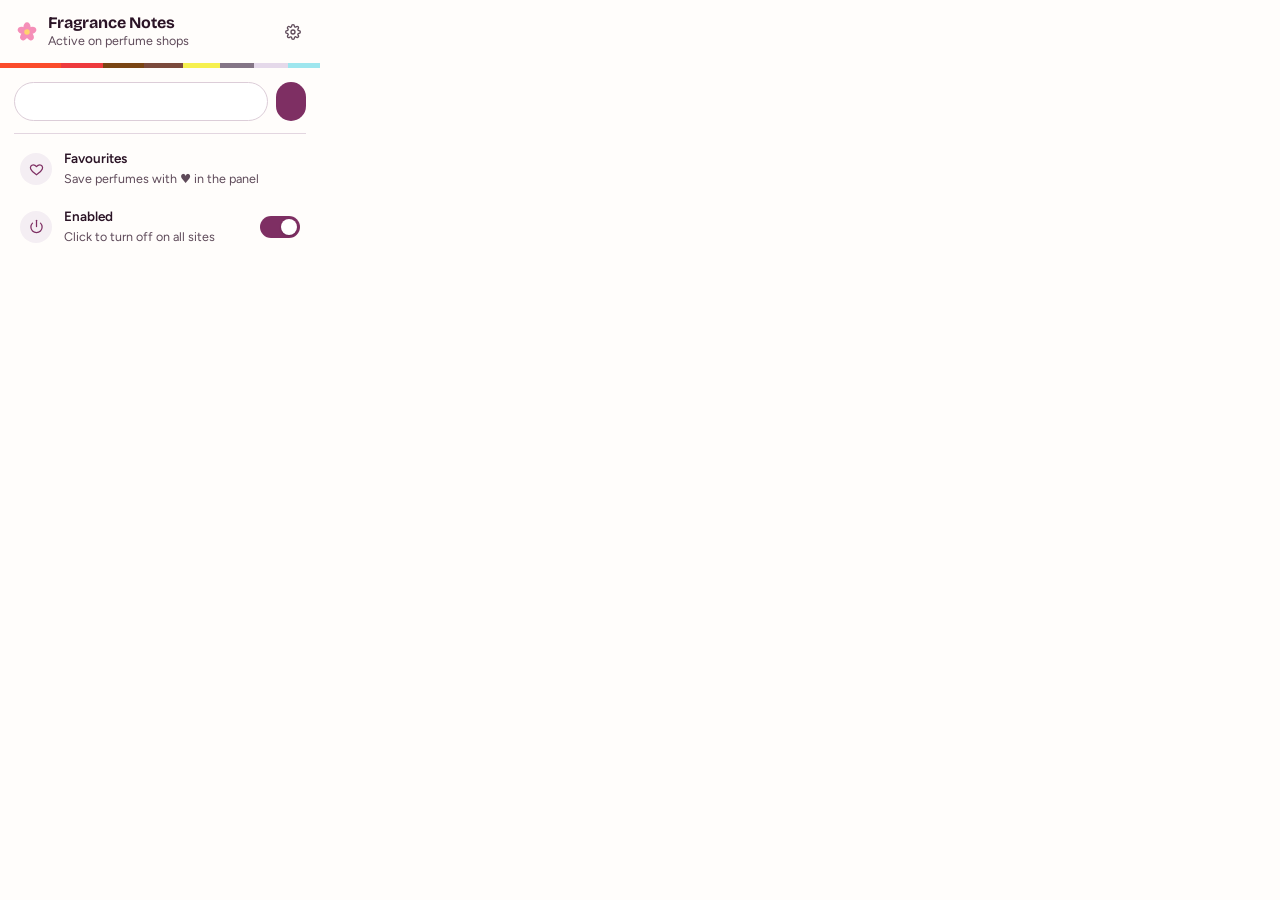
<file: popup.html>
<!DOCTYPE html>
<html lang="en">
<head>
<meta charset="utf-8">
<link rel="stylesheet" href="fonts.css">
<style>
  /* Same look as the website and settings page (Bricolage Grotesque + Figtree, pills, rounded cards),
     in the colours of the chosen panel theme (set by popup.js), so a dark theme gives a dark menu. */

  :root { --bg:#fffdfb; --fg:#2b1426; --muted:#5e4a59; --label:#8a6b80; --head:#2b1d2e; --headFg:#f6e9f2; --accent:#7e2f63;
    --soft:#c58bb0; --chip:#f4eef3; --card:#f8f1f6; --border:#e3d6e0; --input:#fff; --inputBorder:#dccdd8; --onAccent:#fff;
    --display:'Bricolage Grotesque', system-ui, sans-serif; --text:'Figtree', system-ui, -apple-system, 'Segoe UI', sans-serif; }
  * { box-sizing:border-box; }
  [hidden] { display:none !important; }
  body { margin:0; width:320px; font:14px/1.45 var(--text); color:var(--fg); background:var(--bg); }
  :focus-visible { outline:2px solid var(--accent); outline-offset:2px; }

  header { display:flex; align-items:center; gap:10px; padding:14px 12px 12px 16px; }
  header svg.fl { flex:none; }
  header .t { flex:1; min-width:0; }
  header b { font:700 16px/1.15 var(--display); letter-spacing:-0.01em; display:block; }
  header .t span { display:block; font-size:12.5px; color:var(--muted); }
  .iconbtn { background:none; border:0; color:var(--muted); cursor:pointer; padding:7px; border-radius:999px; line-height:0; }
  .iconbtn:hover { color:var(--accent); background:var(--chip); }
  /* The accord colour strip, as on the website. */
  .strip { display:flex; height:5px; }
  .strip i { flex:var(--w) 1 0; background:var(--c); }

  main { padding:14px; display:flex; flex-direction:column; gap:12px; }

  /* The perfume on this page. */
  .now { display:flex; align-items:center; gap:10px; padding:12px 12px 12px 14px; border-radius:16px; background:var(--card); }
  .now .l { flex:1; min-width:0; }
  .now .l small { display:block; color:var(--muted); font-size:12px; }
  .now .l b { display:block; font:700 15px/1.25 var(--display); white-space:nowrap; overflow:hidden; text-overflow:ellipsis; }
  .btn { border:0; border-radius:999px; padding:8px 15px; font:600 13px/1 var(--text); cursor:pointer;
    background:var(--accent); color:var(--onAccent); white-space:nowrap; }
  .btn:hover { filter:brightness(1.1); }
  .now.empty { color:var(--muted); font-size:13px; }

  /* Look up any perfume. */
  form { display:flex; gap:8px; }
  input { flex:1; min-width:0; padding:9px 14px; border:1.5px solid var(--inputBorder); border-radius:999px; background:var(--input);
    color:var(--fg); font:inherit; font-size:13.5px; }
  input::placeholder { color:var(--muted); }
  input:focus { outline:none; border-color:var(--accent); }

  /* Rows. */
  .rows { display:flex; flex-direction:column; border-top:1px solid var(--border); padding-top:6px; }
  .row { display:flex; align-items:center; gap:12px; width:100%; padding:9px 6px; border:0; background:none; border-radius:12px;
    text-align:start; font:inherit; color:inherit; cursor:pointer; }
  .row:hover:not([disabled]) { background:var(--card); }
  .row[disabled] { cursor:default; }
  .row .l { flex:1; min-width:0; }
  .row .l b { display:block; font-weight:600; font-size:13.5px; }
  .row .l span { color:var(--muted); font-size:12.5px; overflow-wrap:anywhere; }
  .ico { width:32px; height:32px; border-radius:50%; display:grid; place-items:center; background:var(--chip); color:var(--accent); flex:none; }
  .sw { position:relative; width:40px; height:22px; flex:none; border-radius:999px; background:var(--inputBorder); transition:background .15s; }
  .sw::before { content:''; position:absolute; width:16px; height:16px; left:3px; top:3px; background:#fff; border-radius:50%; transition:transform .15s; box-shadow:0 1px 2px rgba(43,20,38,.25); }
  .on .sw { background:var(--accent); }
  .on .sw::before { transform:translateX(18px); }
  [dir=rtl] .on .sw::before { transform:translateX(-18px); }
  [dir=rtl] .sw::before { left:auto; right:3px; }
  .rm { border:0; background:none; color:var(--accent); font:inherit; font-size:12.5px; cursor:pointer; padding:0; }

  /* Asked once, after 10 perfumes looked up. */
  .review { position:relative; padding:12px 14px 14px; border-radius:16px; background:var(--card); }
  .review p { margin:0 26px 10px 0; font-size:13px; line-height:1.45; }
  .review .btn { display:inline-block; text-decoration:none; }
  .review .btn.q { background:none; color:var(--accent); box-shadow:inset 0 0 0 1.5px var(--soft); margin-inline-start:6px; }
  .review.mine { display:block; color:inherit; text-decoration:none; padding:10px 14px; }
  .review.mine p { margin:0; }
  .review.mine b { color:var(--accent); }
  .review .x {position:absolute; top:6px; inset-inline-end:6px; border:0; background:none; color:var(--muted); font-size:18px; line-height:1; cursor:pointer; padding:4px 7px; border-radius:999px; }
  .review .x:hover { color:var(--accent); background:var(--chip); }
  .rm:hover { text-decoration:underline; }
  .off main > :not(.rows) { opacity:.45; pointer-events:none; }
  @media (prefers-reduced-motion: reduce) { .sw, .sw::before { transition:none; } }
</style>
</head>
<body>
<header>
  <svg class="fl" viewBox="0 0 24 24" width="22" height="22" aria-hidden="true"><g fill="#f58fb8"><ellipse cx="12" cy="6.6" rx="3.9" ry="5.2" transform="rotate(0 12 12)"/><ellipse cx="12" cy="6.6" rx="3.9" ry="5.2" transform="rotate(72 12 12)"/><ellipse cx="12" cy="6.6" rx="3.9" ry="5.2" transform="rotate(144 12 12)"/><ellipse cx="12" cy="6.6" rx="3.9" ry="5.2" transform="rotate(216 12 12)"/><ellipse cx="12" cy="6.6" rx="3.9" ry="5.2" transform="rotate(288 12 12)"/></g><circle cx="12" cy="12" r="3" fill="#ffd36e"/></svg>
  <div class="t"><b>Fragrance Notes</b><span id="state"></span></div>
  <button class="iconbtn" id="settings"><svg width="16" height="16" viewBox="0 0 24 24" fill="none" stroke="currentColor" stroke-width="2" stroke-linecap="round" stroke-linejoin="round" aria-hidden="true"><circle cx="12" cy="12" r="3"/><path d="M19.4 15a1.65 1.65 0 0 0 .33 1.82l.06.06a2 2 0 1 1-2.83 2.83l-.06-.06a1.65 1.65 0 0 0-1.82-.33 1.65 1.65 0 0 0-1 1.51V21a2 2 0 1 1-4 0v-.09A1.65 1.65 0 0 0 9 19.4a1.65 1.65 0 0 0-1.82.33l-.06.06a2 2 0 1 1-2.83-2.83l.06-.06A1.65 1.65 0 0 0 4.68 15a1.65 1.65 0 0 0-1.51-1H3a2 2 0 1 1 0-4h.09A1.65 1.65 0 0 0 4.6 9a1.65 1.65 0 0 0-.33-1.82l-.06-.06a2 2 0 1 1 2.83-2.83l.06.06A1.65 1.65 0 0 0 9 4.68a1.65 1.65 0 0 0 1-1.51V3a2 2 0 1 1 4 0v.09a1.65 1.65 0 0 0 1 1.51 1.65 1.65 0 0 0 1.82-.33l.06-.06a2 2 0 1 1 2.83 2.83l-.06.06A1.65 1.65 0 0 0 19.4 9c.2.6.77 1 1.51 1H21a2 2 0 1 1 0 4h-.09a1.65 1.65 0 0 0-1.51 1z"/></svg></button>
</header>
<div class="strip" aria-hidden="true"><i style="--w:100;--c:#fb4b2b"></i><i style="--w:69;--c:#ee3a3d"></i><i style="--w:68;--c:#7a4513"></i><i style="--w:64;--c:#7b4a3c"></i><i style="--w:60;--c:#f6f04e"></i><i style="--w:57;--c:#847586"></i><i style="--w:56;--c:#e5d9ea"></i><i style="--w:52;--c:#9ee6ee"></i></div>
<main>
  <div class="now" id="now" hidden>
    <div class="l"><small id="nowLabel"></small><b id="nowName"></b></div>
    <button class="btn" id="openPanel"></button>
  </div>
  <div class="now empty" id="nowEmpty" hidden></div>

  <form id="search"><input id="q" autocomplete="off"><button class="btn" id="go"></button></form>

  <div class="rows">
    <button class="row" id="favs">
      <span class="ico"><svg width="15" height="15" viewBox="0 0 24 24" fill="none" stroke="currentColor" stroke-width="2" stroke-linejoin="round"><path d="M12 20.5s-7.5-4.6-9.3-9.2C1.4 8 3.4 4.5 7 4.5c2.1 0 3.6 1.2 5 3 1.4-1.8 2.9-3 5-3 3.6 0 5.6 3.5 4.3 6.8-1.8 4.6-9.3 9.2-9.3 9.2z"/></svg></span>
      <span class="l"><b id="favsTitle"></b><span id="favsSub"></span></span>
    </button>
    <button class="row" id="toggle">
      <span class="ico"><svg width="15" height="15" viewBox="0 0 24 24" fill="none" stroke="currentColor" stroke-width="2" stroke-linecap="round"><path d="M12 2v10"/><path d="M18.4 6.6a9 9 0 1 1-12.8 0"/></svg></span>
      <span class="l"><b id="toggleTitle"></b><span id="toggleSub"></span></span>
      <span class="sw"></span>
    </button>
    <button class="row" id="site" hidden>
      <span class="ico" id="siteIco"></span>
      <span class="l"><b id="siteTitle"></b><span id="siteSub"></span></span>
    </button>
  </div>

  <div class="review" id="review" hidden>
    <p id="revText"></p>
    <a class="btn" id="revGo" href="https://chromewebstore.google.com/detail/fragrance-notes/hhhiolpcmkdkegcmjmpglcnfolohldgc/reviews" target="_blank" rel="noopener"></a>
    <button class="x" id="revClose">×</button>
  </div>

  <!-- While sharing is on: what it did for the open perfume database (popup.js, GET /facts/mine). -->
  <a class="review mine" id="mine" hidden target="_blank" rel="noopener"><p id="mineText"></p></a>

  <!-- One-time "help other perfume lovers?" card (popup.js): yes turns on both sharing settings. -->
  <div class="review" id="shareCard" hidden>
    <p id="shareText"></p>
    <button class="btn" id="shareGo"></button>
    <button class="btn q" id="shareNo"></button>
    <button class="x" id="shareClose">×</button>
  </div>
</main>
<script src="settings.js"></script>
<script src="i18n-settings.js"></script>
<script src="popup.js"></script>
</body>
</html>
</file>
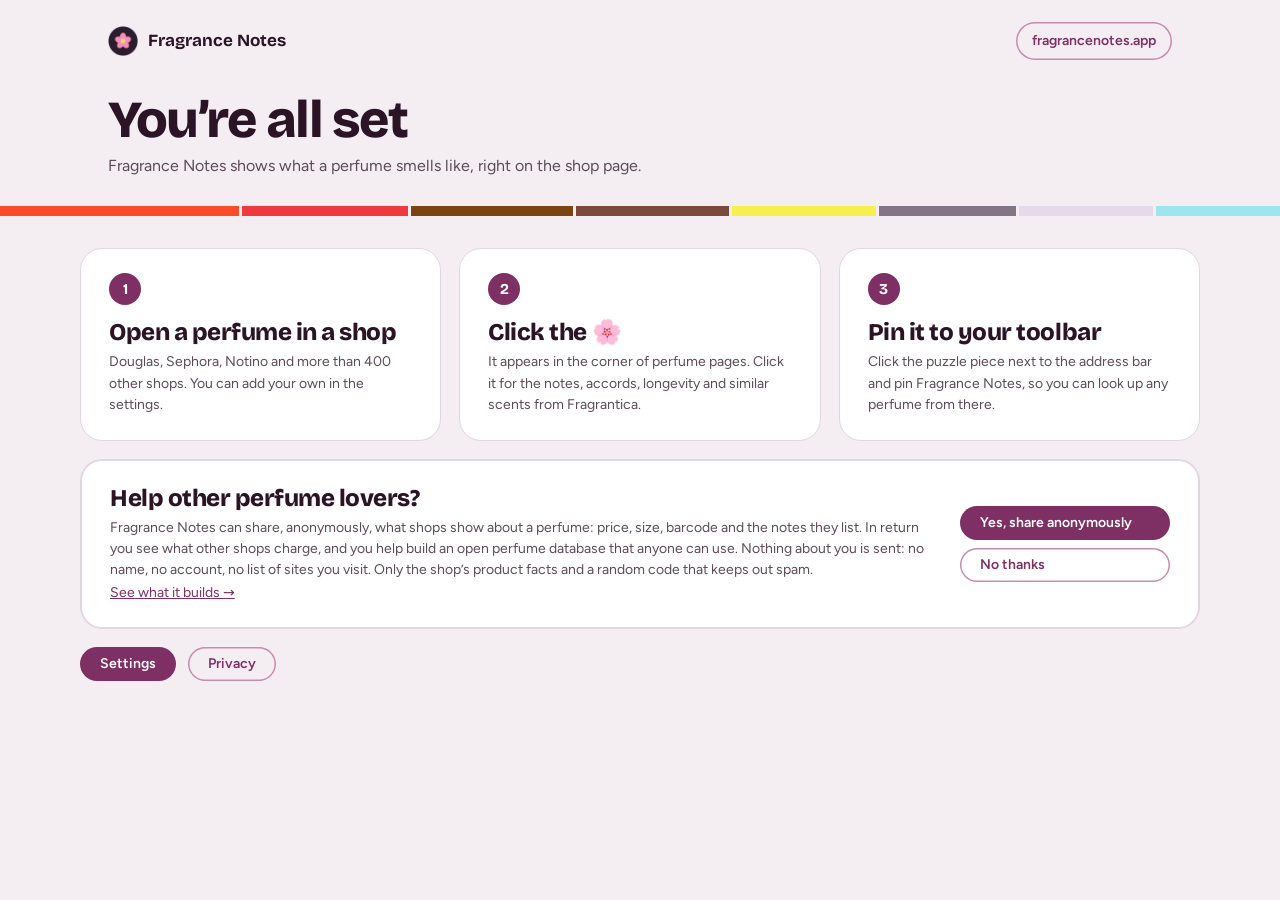
<file: welcome.html>
<!DOCTYPE html>
<html lang="en">
<head>
<meta charset="utf-8">
<title>Fragrance Notes</title>
<link rel="icon" href="icons/32.png">
<link rel="stylesheet" href="fonts.css">
<link rel="stylesheet" href="base.css">
<style>
  /* Opens once after installing. Same look as the settings page and fragrancenotes.app. */

  /* Header, buttons, switch and colours: base.css (shared with the settings and favourites pages). */

  main.wrap { padding:32px 0 64px; }   /* exactly like the settings page's content area */
  .steps { list-style:none; margin:0 0 18px; padding:0; display:grid; grid-template-columns:repeat(3, 1fr); gap:18px; }
  .steps li { background:var(--card); border:1px solid var(--line); border-radius:22px; padding:24px 28px; }
  .steps .n { display:grid; place-items:center; width:32px; height:32px; border-radius:50%; background:var(--accent); color:#fff; font:700 15px/1 var(--display); margin-bottom:14px; }
  .steps h2 { margin:0 0 4px; font:750 24px/1.15 var(--display); letter-spacing:-0.02em; }
  .steps p { margin:0; color:var(--muted); font-size:14px; }

  .share { background:var(--card); border:1px solid var(--line); border-radius:22px; padding:24px 28px; display:flex; gap:24px; align-items:center; }
  .share .l { flex:1; min-width:0; }
  .share h2 { margin:0 0 4px; font:750 24px/1.15 var(--display); letter-spacing:-0.02em; }
  .share b { display:block; font-weight:600; margin-top:8px; }
  .share p { margin:2px 0 0; color:var(--muted); font-size:13.5px; }

  .end { display:flex; gap:12px; flex-wrap:wrap; margin-top:18px; }

  @media (max-width:760px) { .steps { grid-template-columns:1fr; } .share { flex-direction:column; align-items:flex-start; } }
  .perm { margin-bottom:24px; }
  .share.facts { margin-top:18px; }
  .share.facts b { margin-top:0; }
  .perm .btn { flex:none; }
  .perm.ok h2 { display:none; }
  .choice { border-width:2px; }
  .choice p { font-size:14px; line-height:1.5; }
  .choice-btns { display:flex; flex-direction:column; gap:8px; flex:none; }
  .choice-btns .btn { min-width:210px; }
  .choice-btns[hidden], .choice b[hidden] { display:none; }
  @media (max-width:760px) { .choice-btns { flex-direction:row; flex-wrap:wrap; } .choice-btns .btn { min-width:0; } }
</style>
</head>
<body>
<header>
  <div class="wrap">
    <div class="bar">
      <span class="brand"><img src="icons/128.png" alt="">Fragrance Notes</span>
      <a class="site" href="https://fragrancenotes.app" target="_blank" rel="noopener">fragrancenotes.app</a>
    </div>
    <h1 data-i18n="wel_title"></h1>
    <p class="sub" data-i18n="wel_sub"></p>
  </div>
  <div class="strip" aria-hidden="true">
    <i style="--w:100;--c:#fb4b2b"></i><i style="--w:69;--c:#ee3a3d"></i><i style="--w:68;--c:#7a4513"></i><i style="--w:64;--c:#7b4a3c"></i>
    <i style="--w:60;--c:#f6f04e"></i><i style="--w:57;--c:#847586"></i><i style="--w:56;--c:#e5d9ea"></i><i style="--w:52;--c:#9ee6ee"></i>
  </div>
</header>

<main class="wrap">
  <section class="share perm" id="perm" hidden>
    <div class="l">
      <h2 data-i18n="wel_permH"></h2>
      <p data-i18n="wel_permD"></p>
    </div>
    <button class="btn primary" id="permGo" data-i18n="wel_permGo"></button>
  </section>

  <ol class="steps">
    <li><span class="n">1</span><h2 data-i18n="wel_s1_t"></h2><p data-i18n="wel_s1_d"></p></li>
    <li><span class="n">2</span><h2 data-i18n="wel_s2_t"></h2><p data-i18n="wel_s2_d"></p></li>
    <li><span class="n">3</span><h2 data-i18n="wel_s3_t"></h2><p data-i18n="wel_s3_d"></p></li>
  </ol>

  <!-- One choice for both kinds of sharing (prices and the open perfume database), like the one switch in Settings → Data. -->
  <section class="share choice" id="choice">
    <div class="l">
      <h2 data-i18n="wel_choiceT"></h2>
      <p data-i18n="wel_choiceD"></p>
      <p><a id="seeDb" href="https://fragrancenotes.app/database" target="_blank" rel="noopener" data-i18n="wel_seeDb"></a></p>
      <b id="choiceState" hidden></b>
    </div>
    <div class="choice-btns" id="choiceBtns">
      <button class="btn primary" id="choiceYes" data-i18n="wel_yes"></button>
      <button class="btn quiet" id="choiceNo" data-i18n="wel_no"></button>
    </div>
  </section>

  <div class="end">
    <button class="btn primary" id="openSettings" data-i18n="p_settings"></button>
    <a class="btn quiet" href="https://fragrancenotes.app/privacy.html" target="_blank" rel="noopener" id="privacy">Privacy</a>
  </div>
</main>
<script src="settings.js"></script>
<script src="i18n-panel.js"></script>
<script src="i18n-settings.js"></script>
<script src="welcome.js"></script>
</body>
</html>
</file>
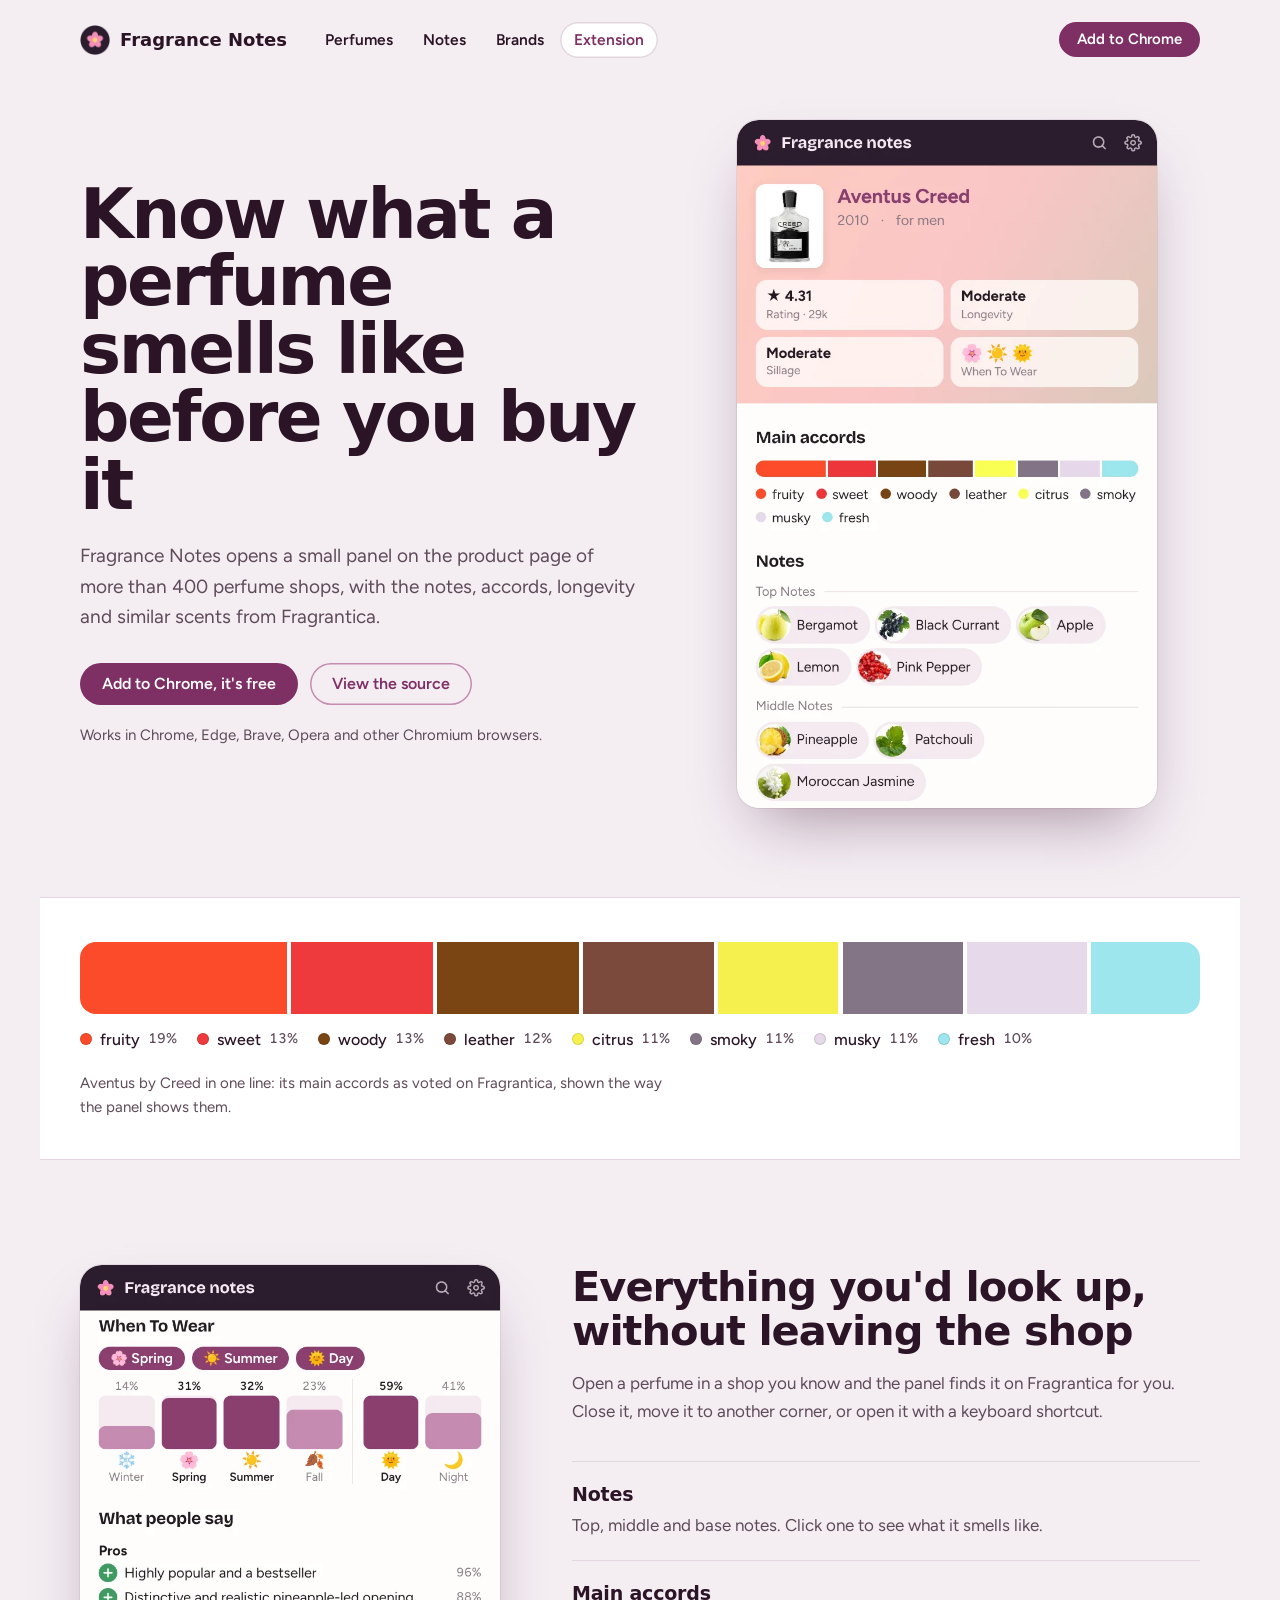
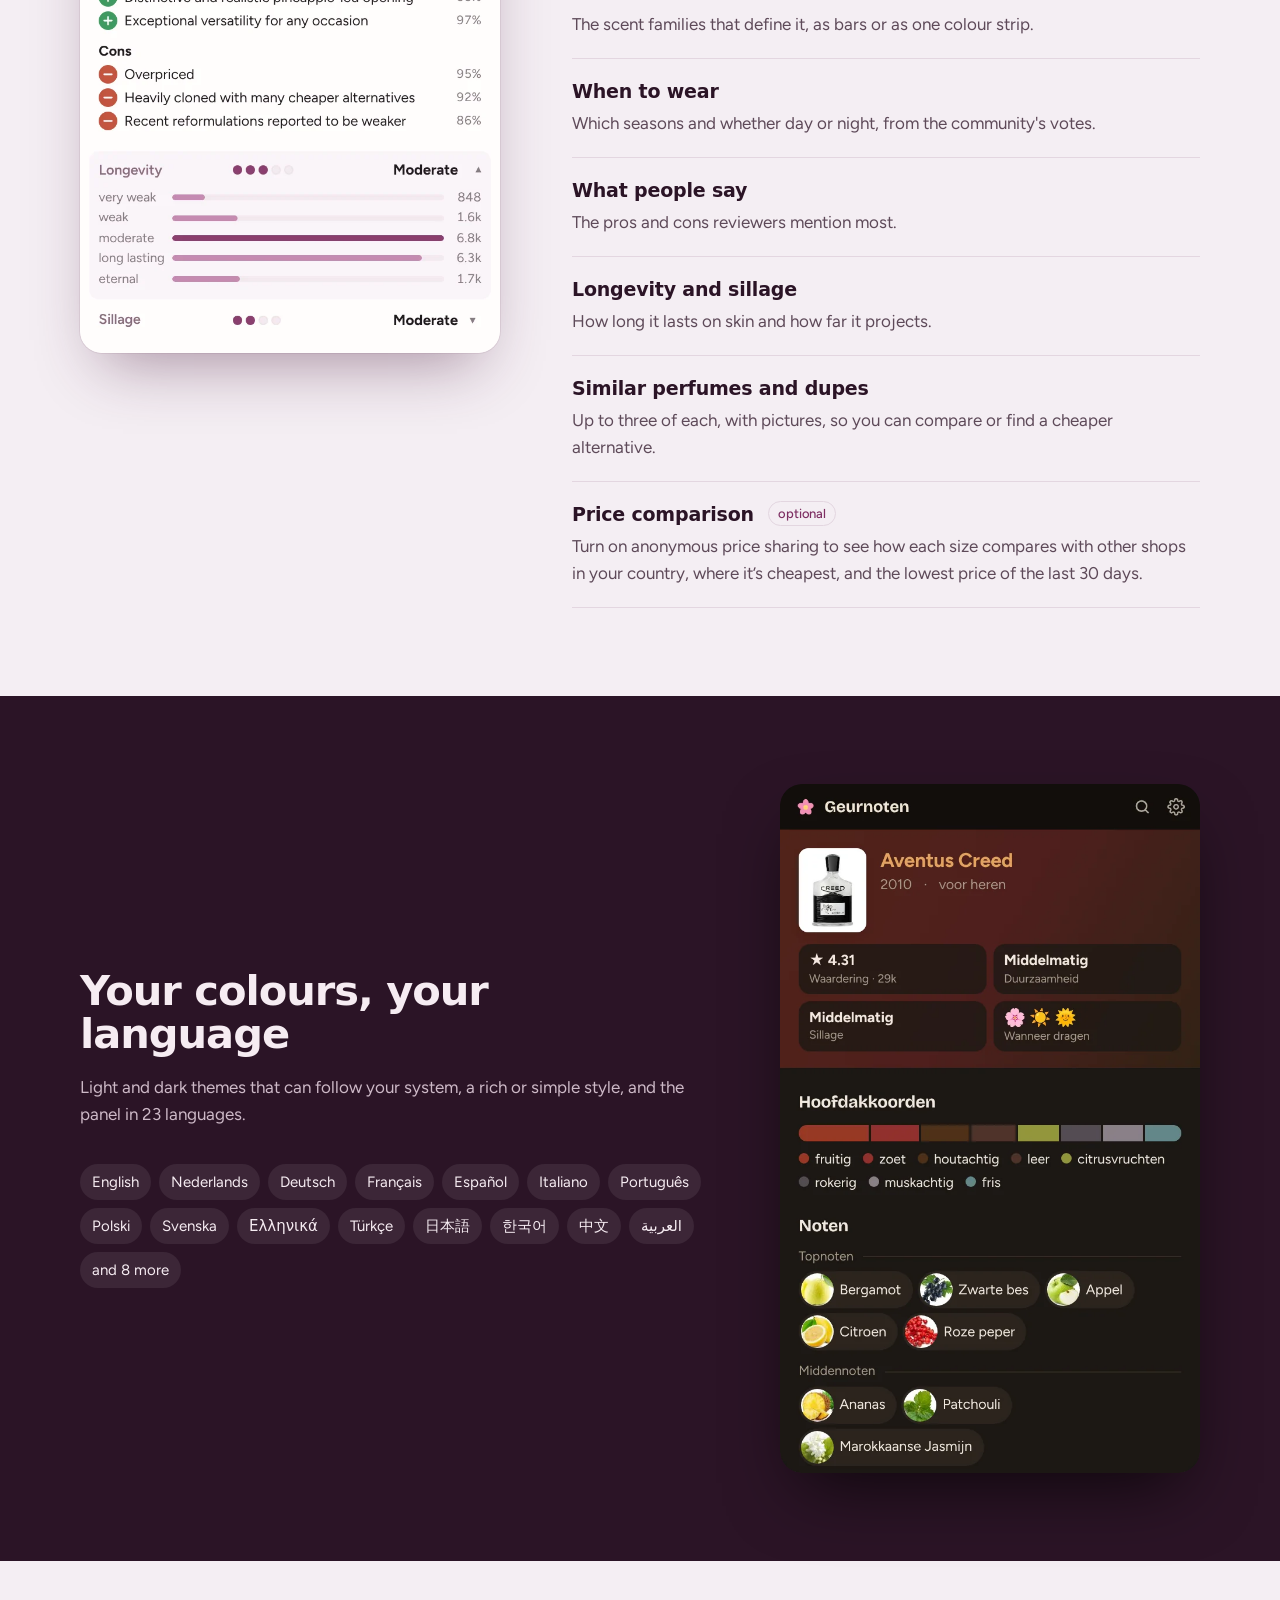
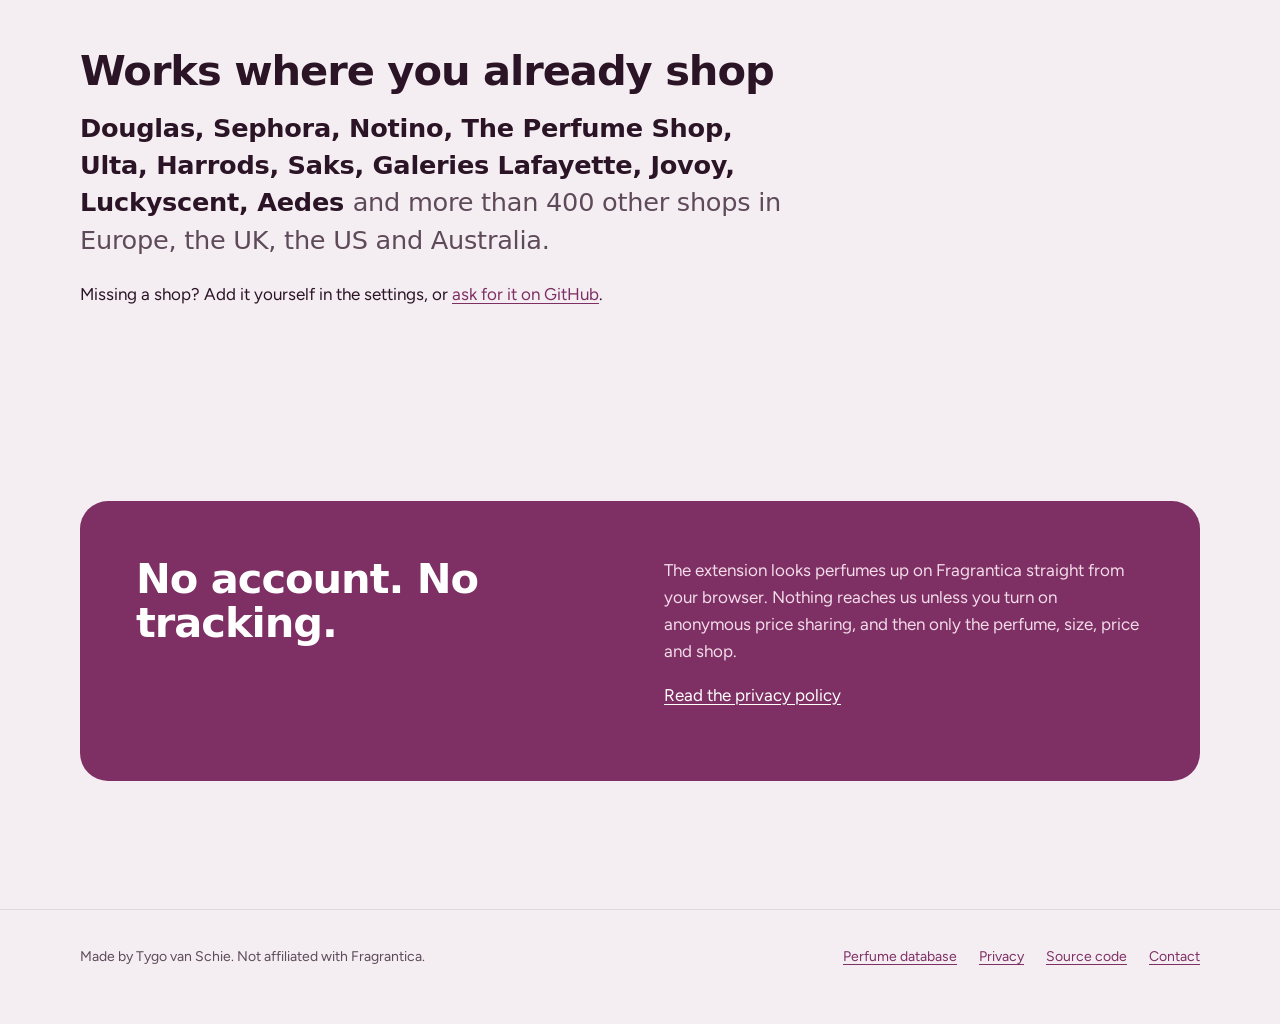
<file: site/extension.html>
<!doctype html>
<html lang="en">
<head>
  <meta charset="utf-8">
  <meta name="viewport" content="width=device-width, initial-scale=1">
  <title>The Fragrance Notes extension – perfume notes on every shop page</title>
  <meta name="description" content="A free browser extension that shows a perfume's notes, accords, longevity and similar scents from Fragrantica on the product page of more than 400 perfume shops.">
  <link rel="icon" href="img/icon.png">
  <meta property="og:title" content="Fragrance Notes">
  <meta property="og:description" content="Know what a perfume smells like before you buy it.">
  <meta property="og:image" content="https://fragrancenotes.app/img/og.png">
  <meta property="og:type" content="website">
  <meta property="og:url" content="https://fragrancenotes.app/extension">
  <meta name="twitter:card" content="summary_large_image">
  <link rel="canonical" href="https://fragrancenotes.app/extension">
  <link rel="preconnect" href="https://fonts.bunny.net">
  <link rel="stylesheet" href="https://fonts.bunny.net/css?family=bricolage-grotesque:600,700,750,800|figtree:400,500,600&display=swap">
  <link rel="stylesheet" href="style.css?v=5">
</head>
<body>
  <header class="top">
    <div class="wrap">
      <a class="brand" href="/"><img src="img/icon.png" alt="">Fragrance Notes</a>
      <nav class="mainnav" aria-label="Menu"><a href="/database">Perfumes</a><a href="/notes">Notes</a><a href="/brands">Brands</a><a href="/extension" aria-current="page">Extension</a></nav>
      <a class="btn small" href="https://chromewebstore.google.com/detail/fragrance-notes/hhhiolpcmkdkegcmjmpglcnfolohldgc">Add to Chrome</a>
    </div>
  </header>

  <main>
    <section class="hero">
      <div class="wrap">
        <div>
          <h1>Know what a perfume smells like before you buy it</h1>
          <p class="lead">Fragrance Notes opens a small panel on the product page of more than 400 perfume shops, with the notes, accords, longevity and similar scents from Fragrantica.</p>
          <div class="actions">
            <a class="btn" href="https://chromewebstore.google.com/detail/fragrance-notes/hhhiolpcmkdkegcmjmpglcnfolohldgc">Add to Chrome, it's free</a>
            <a class="btn quiet" href="https://github.com/Tygovanschie/fragrance-notes">View the source</a>
          </div>
          <p class="fineprint">Works in Chrome, Edge, Brave, Opera and other Chromium browsers.</p>
        </div>
        <img class="shot" src="img/1-overview.webp" width="360" height="590" alt="The Fragrance Notes panel for Aventus by Creed: rating, longevity, sillage, when to wear, main accords and top notes.">
      </div>
    </section>

    <figure class="strip" aria-label="Main accords of Aventus by Creed">
      <div class="wrap">
        <div class="astrip" aria-hidden="true">
          <i style="--w:19;--c:#fb4b2b;--i:0"></i>
          <i style="--w:13;--c:#ee3a3d;--i:1"></i>
          <i style="--w:13;--c:#7a4513;--i:2"></i>
          <i style="--w:12;--c:#7b4a3c;--i:3"></i>
          <i style="--w:11;--c:#f6f04e;--i:4"></i>
          <i style="--w:11;--c:#847586;--i:5"></i>
          <i style="--w:11;--c:#e5d9ea;--i:6"></i>
          <i style="--w:10;--c:#9ee6ee;--i:7"></i>
        </div>
        <ul class="achips">
          <li><i style="--c:#fb4b2b"></i>fruity<small>19%</small></li>
          <li><i style="--c:#ee3a3d"></i>sweet<small>13%</small></li>
          <li><i style="--c:#7a4513"></i>woody<small>13%</small></li>
          <li><i style="--c:#7b4a3c"></i>leather<small>12%</small></li>
          <li><i style="--c:#f6f04e"></i>citrus<small>11%</small></li>
          <li><i style="--c:#847586"></i>smoky<small>11%</small></li>
          <li><i style="--c:#e5d9ea"></i>musky<small>11%</small></li>
          <li><i style="--c:#9ee6ee"></i>fresh<small>10%</small></li>
        </ul>
        <figcaption>Aventus by Creed in one line: its main accords as voted on Fragrantica, shown the way the panel shows them.</figcaption>
      </div>
    </figure>

    <section class="part inside">
      <div class="wrap">
        <img class="shot" src="img/3-wear.webp" width="360" height="590" loading="lazy" alt="The panel showing when to wear the perfume by season and time of day, the most mentioned pros and cons, and longevity votes.">
        <div>
          <h2>Everything you'd look up, without leaving the shop</h2>
          <p class="intro">Open a perfume in a shop you know and the panel finds it on Fragrantica for you. Close it, move it to another corner, or open it with a keyboard shortcut.</p>
          <dl class="features">
            <div><dt>Notes</dt><dd>Top, middle and base notes. Click one to see what it smells like.</dd></div>
            <div><dt>Main accords</dt><dd>The scent families that define it, as bars or as one colour strip.</dd></div>
            <div><dt>When to wear</dt><dd>Which seasons and whether day or night, from the community's votes.</dd></div>
            <div><dt>What people say</dt><dd>The pros and cons reviewers mention most.</dd></div>
            <div><dt>Longevity and sillage</dt><dd>How long it lasts on skin and how far it projects.</dd></div>
            <div><dt>Similar perfumes and dupes</dt><dd>Up to three of each, with pictures, so you can compare or find a cheaper alternative.</dd></div>
            <div><dt>Price comparison <span class="opt">optional</span></dt><dd>Turn on anonymous price sharing to see how each size compares with other shops in your country, where it’s cheapest, and the lowest price of the last 30 days.</dd></div>
          </dl>
        </div>
      </div>
    </section>

    <section class="part yours">
      <div class="wrap">
        <div>
          <h2>Your colours, your language</h2>
          <p class="intro">Light and dark themes that can follow your system, a rich or simple style, and the panel in 23 languages.</p>
          <ul class="langs" aria-label="Languages">
            <li>English</li><li>Nederlands</li><li>Deutsch</li><li>Français</li><li>Español</li><li>Italiano</li><li>Português</li><li>Polski</li><li>Svenska</li><li>Ελληνικά</li><li>Türkçe</li><li>日本語</li><li>한국어</li><li>中文</li><li>العربية</li><li>and 8 more</li>
          </ul>
        </div>
        <img class="shot" src="img/5-themes.webp" width="360" height="590" loading="lazy" alt="The panel in Dutch with a dark amber theme.">
      </div>
    </section>

    <section class="part shops">
      <div class="wrap">
        <h2>Works where you already shop</h2>
        <p class="list">Douglas, Sephora, Notino, The Perfume Shop, Ulta, Harrods, Saks, Galeries Lafayette, Jovoy, Luckyscent, Aedes <span>and more than 400 other shops in Europe, the UK, the US and Australia.</span></p>
        <p>Missing a shop? Add it yourself in the settings, or <a href="https://github.com/Tygovanschie/fragrance-notes/issues">ask for it on GitHub</a>.</p>
      </div>
    </section>

    <section class="part">
      <div class="wrap">
        <div class="privacy">
          <h2>No account. No tracking.</h2>
          <div>
            <p>The extension looks perfumes up on Fragrantica straight from your browser. Nothing reaches us unless you turn on anonymous price sharing, and then only the perfume, size, price and shop.</p>
            <p><a href="/privacy">Read the privacy policy</a></p>
          </div>
        </div>
      </div>
    </section>
  </main>

  <footer>
    <div class="wrap">
      <span>Made by Tygo van Schie. Not affiliated with Fragrantica.</span>
      <nav aria-label="Footer">
        <a href="/database">Perfume database</a>
        <a href="/privacy">Privacy</a>
        <a href="https://github.com/Tygovanschie/fragrance-notes">Source code</a>
        <a href="https://github.com/Tygovanschie/fragrance-notes/issues">Contact</a>
      </nav>
    </div>
  </footer>
</body>
</html>
</file>
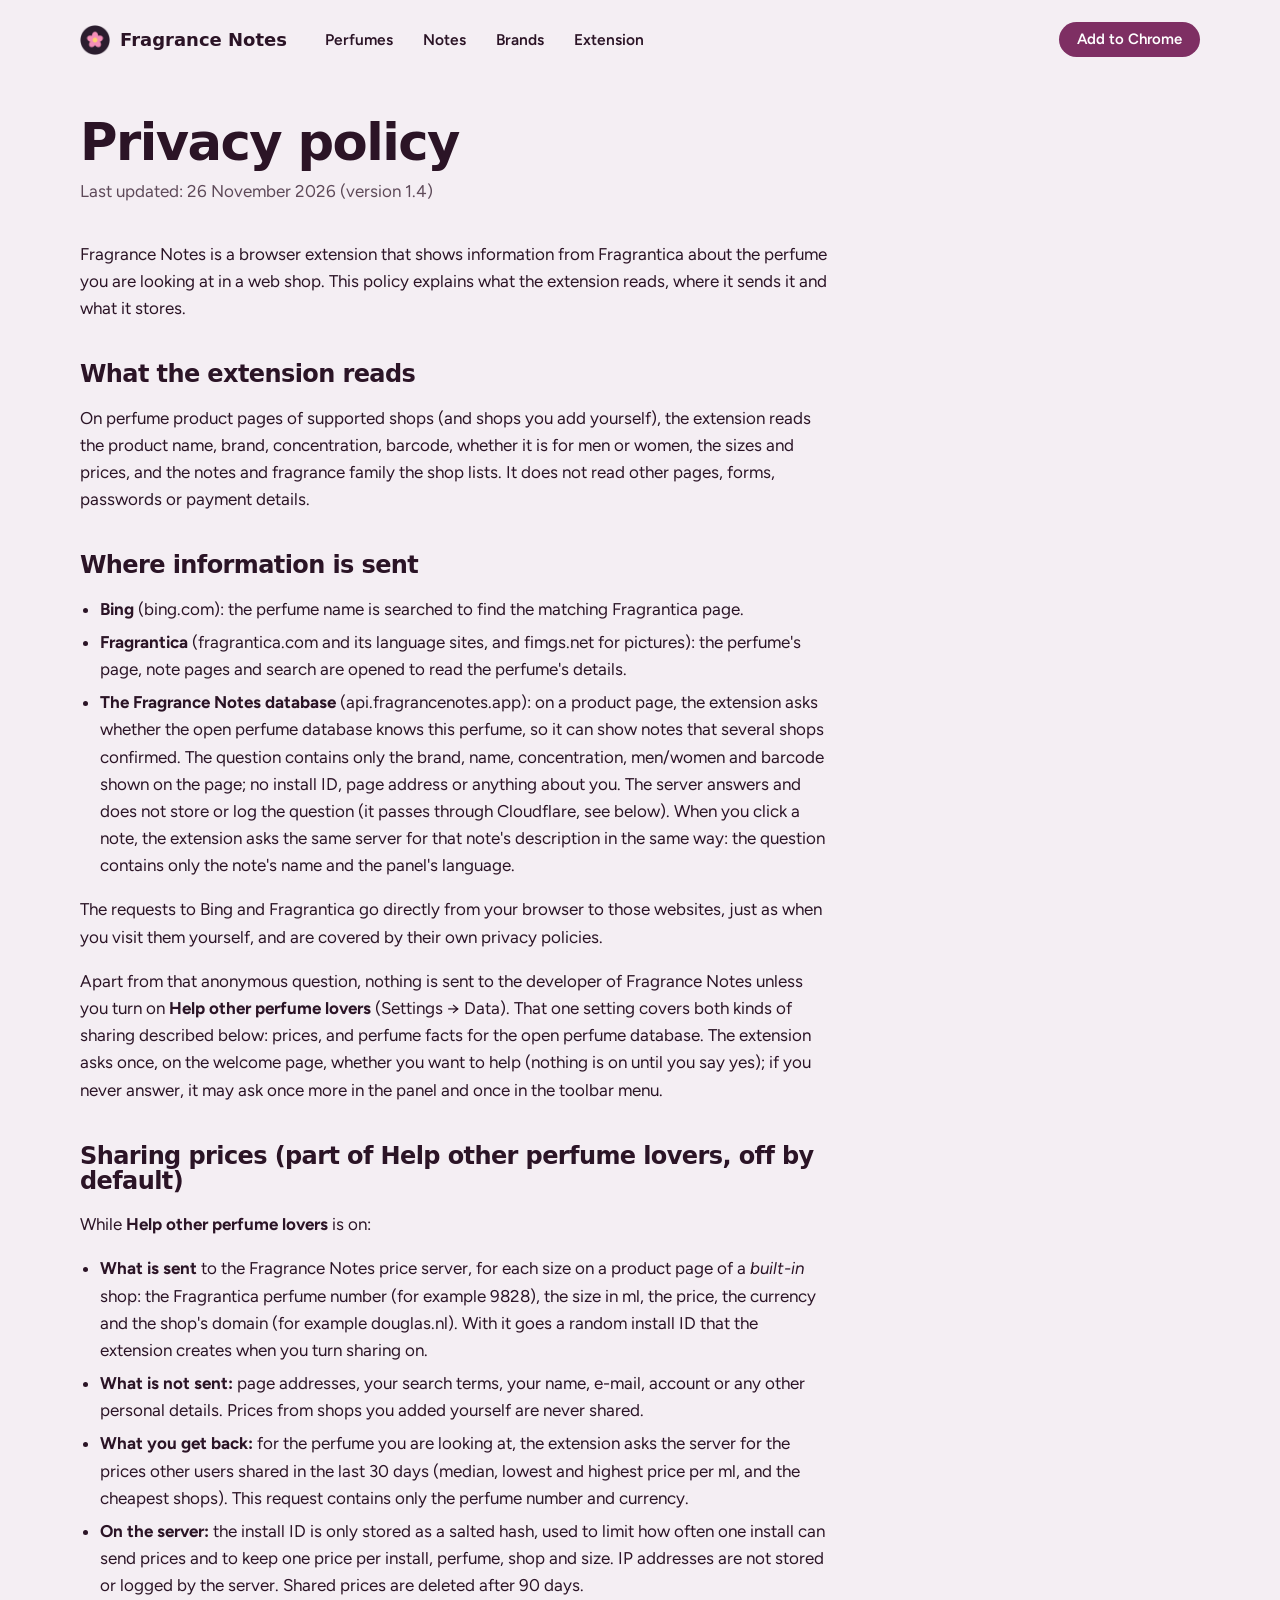
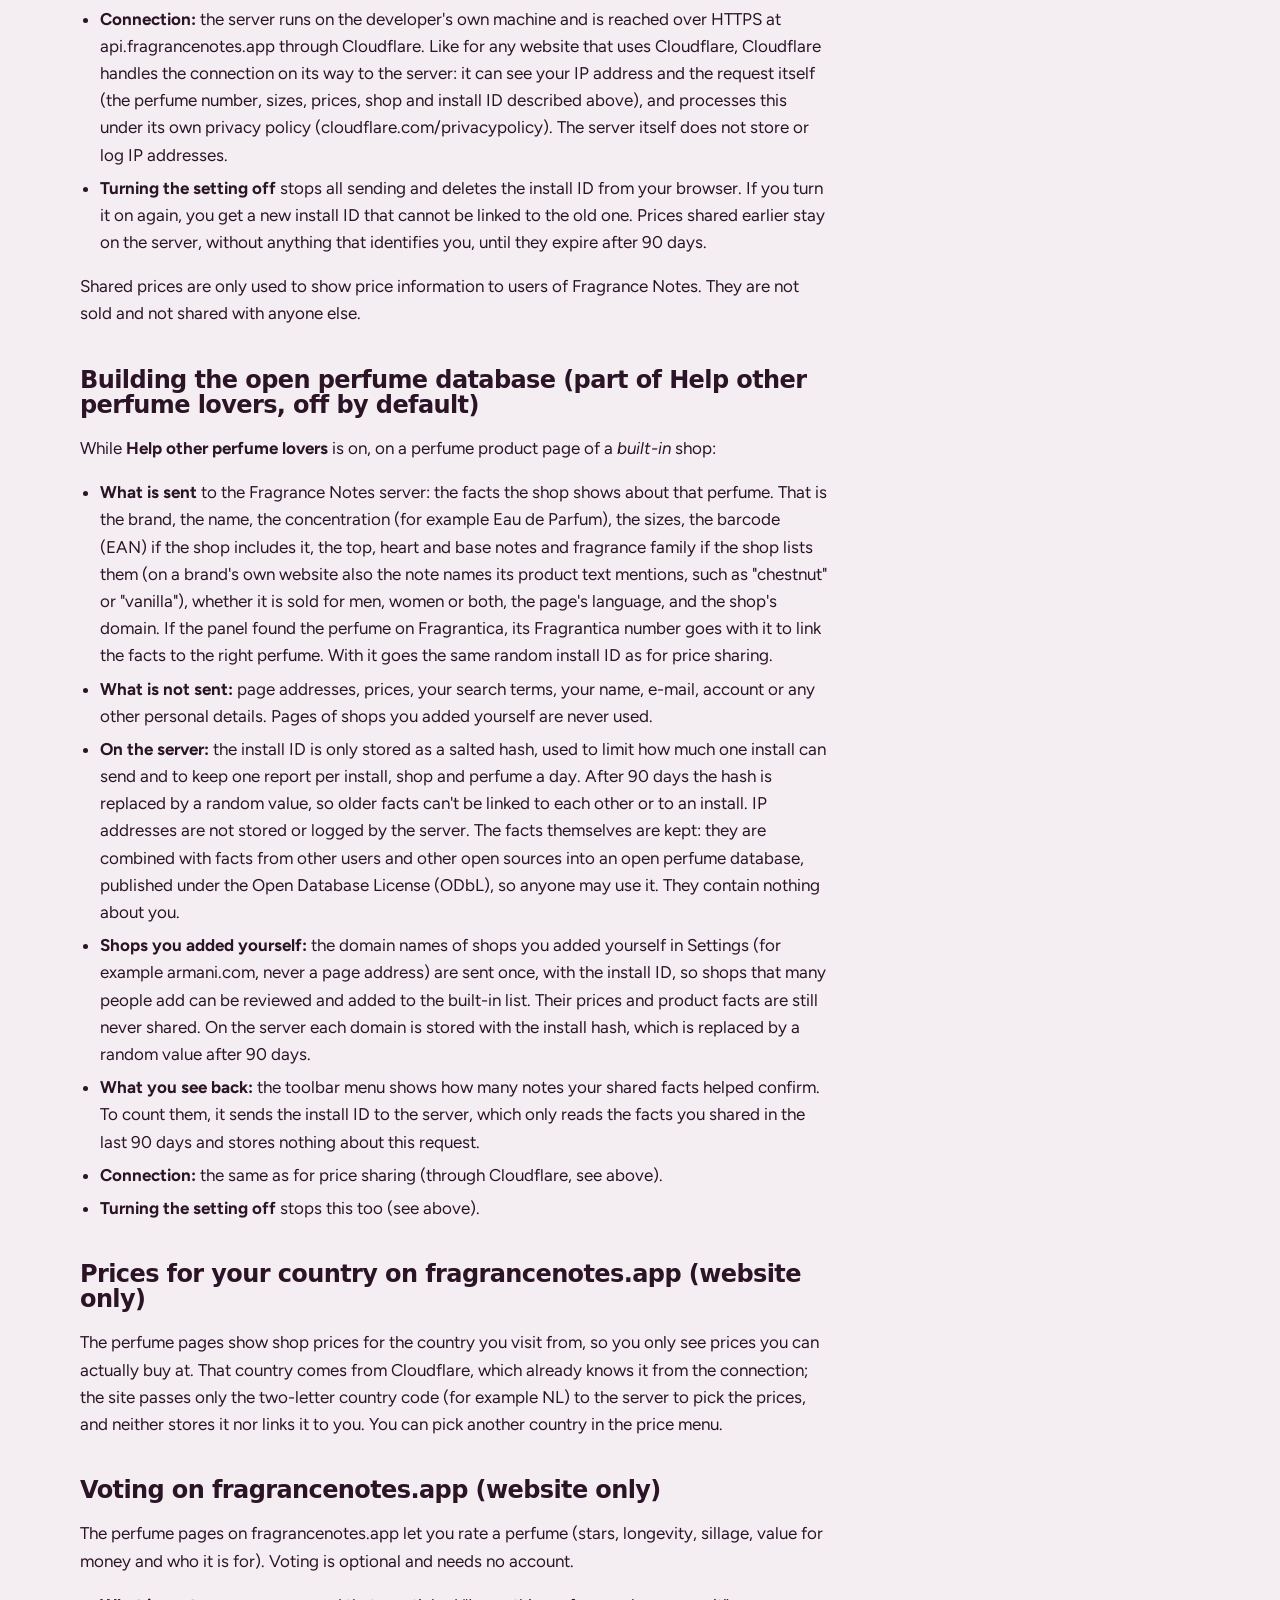
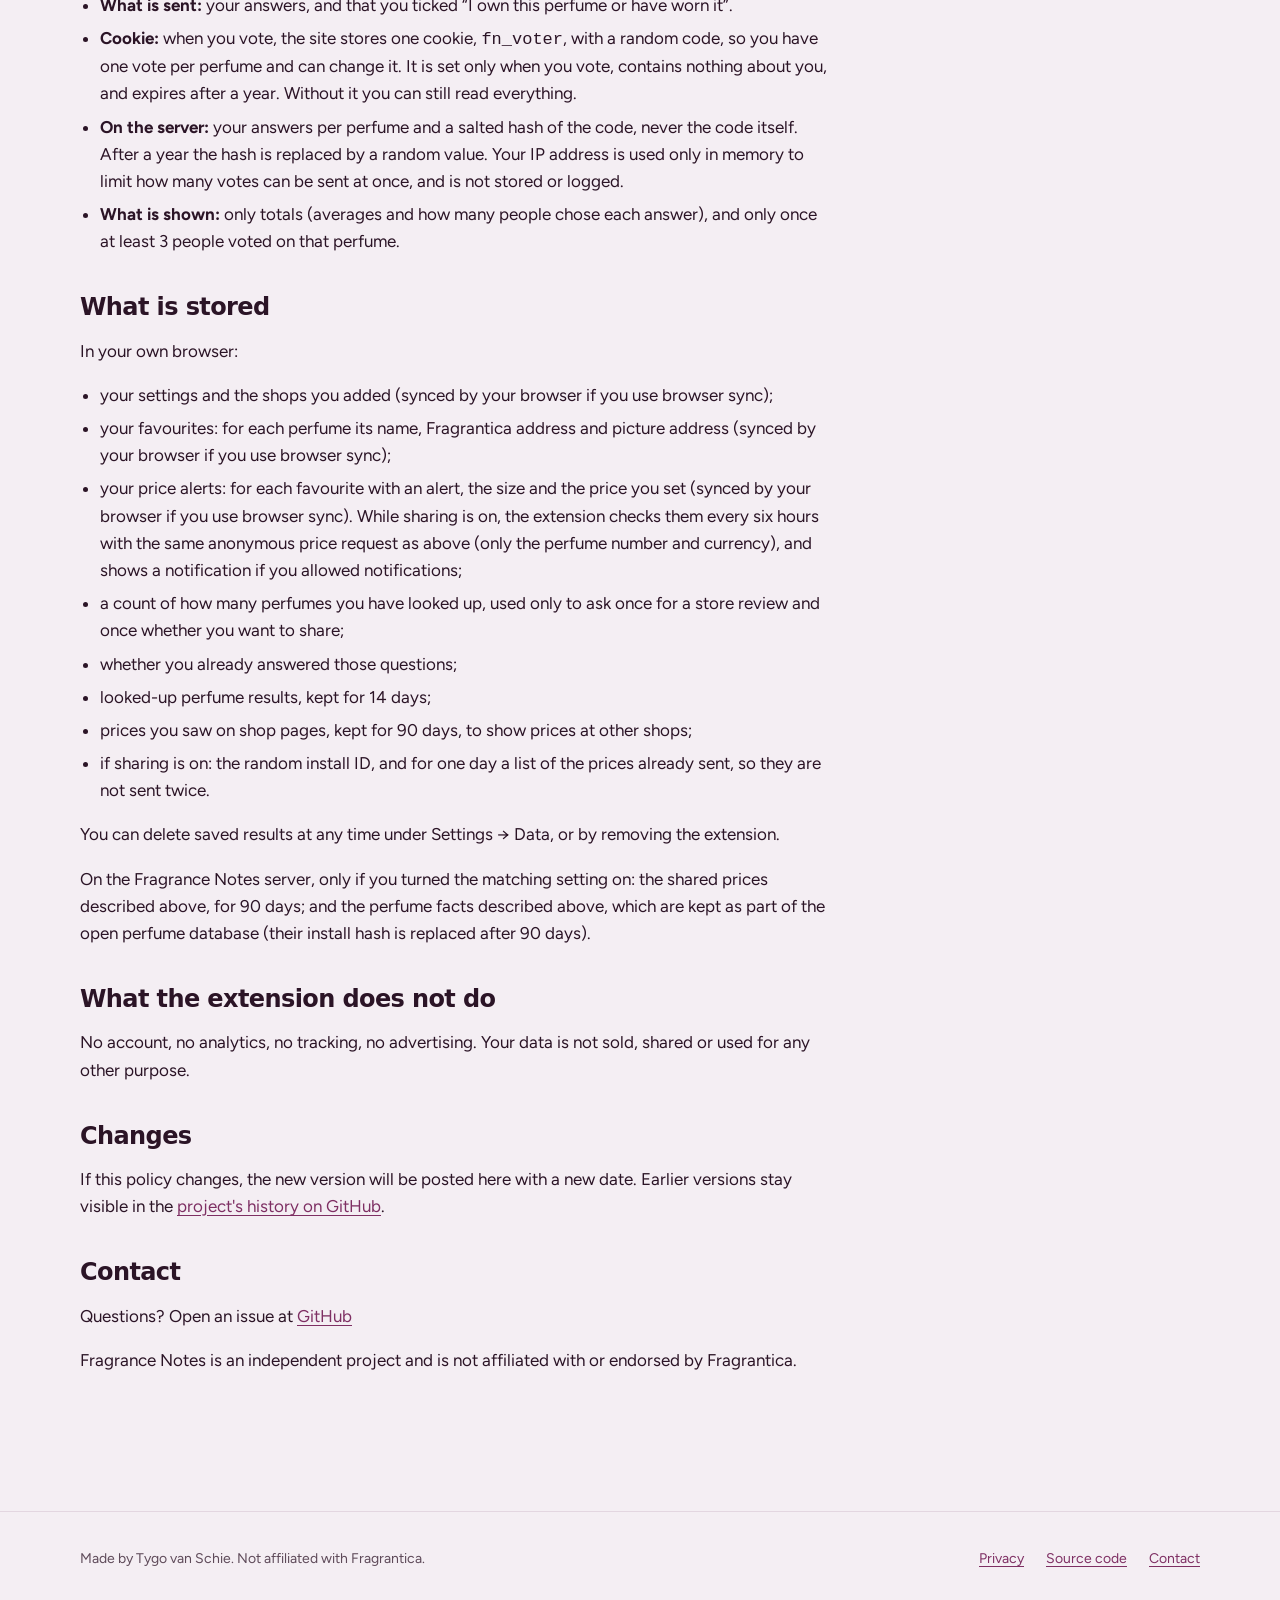
<file: site/privacy.html>
<!doctype html>
<html lang="en">
<head>
  <meta charset="utf-8">
  <meta name="viewport" content="width=device-width, initial-scale=1">
  <title>Privacy policy – Fragrance Notes</title>
  <meta name="description" content="A free browser extension that shows a perfume's notes, accords, longevity and similar scents from Fragrantica on the product page of more than 400 perfume shops.">
  <link rel="icon" href="img/icon.png">
  <meta property="og:title" content="Privacy policy – Fragrance Notes">
  <meta property="og:description" content="Know what a perfume smells like before you buy it.">
  <meta property="og:image" content="https://fragrancenotes.app/img/og.png">
  <meta property="og:type" content="website">
  <meta property="og:url" content="https://fragrancenotes.app/privacy.html">
  <meta name="twitter:card" content="summary_large_image">
  <link rel="canonical" href="https://fragrancenotes.app/privacy.html">
  <link rel="preconnect" href="https://fonts.bunny.net">
  <link rel="stylesheet" href="https://fonts.bunny.net/css?family=bricolage-grotesque:600,700,750,800|figtree:400,500,600&display=swap">
  <link rel="stylesheet" href="style.css?v=5">
</head>
<body>
  <header class="top">
    <div class="wrap">
      <a class="brand" href="/"><img src="img/icon.png" alt="">Fragrance Notes</a>
      <nav class="mainnav" aria-label="Menu"><a href="/database">Perfumes</a><a href="/notes">Notes</a><a href="/brands">Brands</a><a href="/extension">Extension</a></nav>
      <a class="btn small" href="https://chromewebstore.google.com/detail/fragrance-notes/hhhiolpcmkdkegcmjmpglcnfolohldgc">Add to Chrome</a>
    </div>
  </header>

  <main class="doc">
    <div class="wrap">
      <article>
        <h1>Privacy policy</h1>
        <p class="updated">Last updated: 26 November 2026 (version 1.4)</p>
        <p>Fragrance Notes is a browser extension that shows information from Fragrantica about the perfume you are looking at in a web shop. This policy explains what the extension reads, where it sends it and what it stores.</p>
<h2>What the extension reads</h2>
<p>On perfume product pages of supported shops (and shops you add yourself), the extension reads the product name, brand, concentration, barcode, whether it is for men or women, the sizes and prices, and the notes and fragrance family the shop lists. It does not read other pages, forms, passwords or payment details.</p>
<h2>Where information is sent</h2>
<ul>
<li><strong>Bing</strong> (bing.com): the perfume name is searched to find the matching Fragrantica page.</li>
<li><strong>Fragrantica</strong> (fragrantica.com and its language sites, and fimgs.net for pictures): the perfume's page, note pages and search are opened to read the perfume's details.</li>
<li><strong>The Fragrance Notes database</strong> (api.fragrancenotes.app): on a product page, the extension asks whether the open perfume database knows this perfume, so it can show notes that several shops confirmed. The question contains only the brand, name, concentration, men/women and barcode shown on the page; no install ID, page address or anything about you. The server answers and does not store or log the question (it passes through Cloudflare, see below). When you click a note, the extension asks the same server for that note's description in the same way: the question contains only the note's name and the panel's language.</li>
</ul>
<p>The requests to Bing and Fragrantica go directly from your browser to those websites, just as when you visit them yourself, and are covered by their own privacy policies.</p>
<p>Apart from that anonymous question, nothing is sent to the developer of Fragrance Notes unless you turn on <strong>Help other perfume lovers</strong> (Settings → Data). That one setting covers both kinds of sharing described below: prices, and perfume facts for the open perfume database. The extension asks once, on the welcome page, whether you want to help (nothing is on until you say yes); if you never answer, it may ask once more in the panel and once in the toolbar menu.</p>
<h2>Sharing prices (part of Help other perfume lovers, off by default)</h2>
<p>While <strong>Help other perfume lovers</strong> is on:</p>
<ul>
<li><strong>What is sent</strong> to the Fragrance Notes price server, for each size on a product page of a <em>built-in</em> shop:
  the Fragrantica perfume number (for example 9828), the size in ml, the price, the currency and the shop's domain (for example douglas.nl).
  With it goes a random install ID that the extension creates when you turn sharing on.</li>
<li><strong>What is not sent:</strong> page addresses, your search terms, your name, e-mail, account or any other personal details. Prices from shops you added yourself are never shared.</li>
<li><strong>What you get back:</strong> for the perfume you are looking at, the extension asks the server for the prices other users shared in the last 30 days (median, lowest and highest price per ml, and the cheapest shops). This request contains only the perfume number and currency.</li>
<li><strong>On the server:</strong> the install ID is only stored as a salted hash, used to limit how often one install can send prices and to keep one price per install, perfume, shop and size. IP addresses are not stored or logged by the server. Shared prices are deleted after 90 days.</li>
<li><strong>Connection:</strong> the server runs on the developer's own machine and is reached over HTTPS at api.fragrancenotes.app through Cloudflare. Like for any website that uses Cloudflare, Cloudflare handles the connection on its way to the server: it can see your IP address and the request itself (the perfume number, sizes, prices, shop and install ID described above), and processes this under its own privacy policy (cloudflare.com/privacypolicy). The server itself does not store or log IP addresses.</li>
<li><strong>Turning the setting off</strong> stops all sending and deletes the install ID from your browser. If you turn it on again, you get a new install ID that cannot be linked to the old one. Prices shared earlier stay on the server, without anything that identifies you, until they expire after 90 days.</li>
</ul>
<p>Shared prices are only used to show price information to users of Fragrance Notes. They are not sold and not shared with anyone else.</p>
<h2>Building the open perfume database (part of Help other perfume lovers, off by default)</h2>
<p>While <strong>Help other perfume lovers</strong> is on, on a perfume product page of a <em>built-in</em> shop:</p>
<ul>
<li><strong>What is sent</strong> to the Fragrance Notes server: the facts the shop shows about that perfume. That is the brand, the name, the concentration (for example Eau de Parfum), the sizes, the barcode (EAN) if the shop includes it, the top, heart and base notes and fragrance family if the shop lists them (on a brand's own website also the note names its product text mentions, such as "chestnut" or "vanilla"), whether it is sold for men, women or both, the page's language, and the shop's domain. If the panel found the perfume on Fragrantica, its Fragrantica number goes with it to link the facts to the right perfume. With it goes the same random install ID as for price sharing.</li>
<li><strong>What is not sent:</strong> page addresses, prices, your search terms, your name, e-mail, account or any other personal details. Pages of shops you added yourself are never used.</li>
<li><strong>On the server:</strong> the install ID is only stored as a salted hash, used to limit how much one install can send and to keep one report per install, shop and perfume a day. After 90 days the hash is replaced by a random value, so older facts can't be linked to each other or to an install. IP addresses are not stored or logged by the server. The facts themselves are kept: they are combined with facts from other users and other open sources into an open perfume database, published under the Open Database License (ODbL), so anyone may use it. They contain nothing about you.</li>
<li><strong>Shops you added yourself:</strong> the domain names of shops you added yourself in Settings (for example armani.com, never a page address) are sent once, with the install ID, so shops that many people add can be reviewed and added to the built-in list. Their prices and product facts are still never shared. On the server each domain is stored with the install hash, which is replaced by a random value after 90 days.</li>
<li><strong>What you see back:</strong> the toolbar menu shows how many notes your shared facts helped confirm. To count them, it sends the install ID to the server, which only reads the facts you shared in the last 90 days and stores nothing about this request.</li>
<li><strong>Connection:</strong> the same as for price sharing (through Cloudflare, see above).</li>
<li><strong>Turning the setting off</strong> stops this too (see above).</li>
</ul>
<h2>Prices for your country on fragrancenotes.app (website only)</h2>
<p>The perfume pages show shop prices for the country you visit from, so you only see prices you can actually buy at. That country comes from Cloudflare, which already knows it from the connection; the site passes only the two-letter country code (for example NL) to the server to pick the prices, and neither stores it nor links it to you. You can pick another country in the price menu.</p>

<h2>Voting on fragrancenotes.app (website only)</h2>
<p>The perfume pages on fragrancenotes.app let you rate a perfume (stars, longevity, sillage, value for money and who it is for). Voting is optional and needs no account.</p>
<ul>
<li><strong>What is sent:</strong> your answers, and that you ticked “I own this perfume or have worn it”.</li>
<li><strong>Cookie:</strong> when you vote, the site stores one cookie, <code>fn_voter</code>, with a random code, so you have one vote per perfume and can change it. It is set only when you vote, contains nothing about you, and expires after a year. Without it you can still read everything.</li>
<li><strong>On the server:</strong> your answers per perfume and a salted hash of the code, never the code itself. After a year the hash is replaced by a random value. Your IP address is used only in memory to limit how many votes can be sent at once, and is not stored or logged.</li>
<li><strong>What is shown:</strong> only totals (averages and how many people chose each answer), and only once at least 3 people voted on that perfume.</li>
</ul>
<h2>What is stored</h2>
<p>In your own browser:</p>
<ul>
<li>your settings and the shops you added (synced by your browser if you use browser sync);</li>
<li>your favourites: for each perfume its name, Fragrantica address and picture address (synced by your browser if you use browser sync);</li>
<li>your price alerts: for each favourite with an alert, the size and the price you set (synced by your browser if you use browser sync). While sharing is on, the extension checks them every six hours with the same anonymous price request as above (only the perfume number and currency), and shows a notification if you allowed notifications;</li>
<li>a count of how many perfumes you have looked up, used only to ask once for a store review and once whether you want to share;</li>
<li>whether you already answered those questions;</li>
<li>looked-up perfume results, kept for 14 days;</li>
<li>prices you saw on shop pages, kept for 90 days, to show prices at other shops;</li>
<li>if sharing is on: the random install ID, and for one day a list of the prices already sent, so they are not sent twice.</li>
</ul>
<p>You can delete saved results at any time under Settings → Data, or by removing the extension.</p>
<p>On the Fragrance Notes server, only if you turned the matching setting on: the shared prices described above, for 90 days; and the perfume facts described above, which are kept as part of the open perfume database (their install hash is replaced after 90 days).</p>
<h2>What the extension does not do</h2>
<p>No account, no analytics, no tracking, no advertising. Your data is not sold, shared or used for any other purpose.</p>
<h2>Changes</h2>
<p>If this policy changes, the new version will be posted here with a new date. Earlier versions stay visible in the <a href="https://github.com/Tygovanschie/fragrance-notes/commits/main/PRIVACY.md">project's history on GitHub</a>.</p>
<h2>Contact</h2>
<p>Questions? Open an issue at <a href="https://github.com/Tygovanschie/fragrance-notes/issues">GitHub</a></p>
<p>Fragrance Notes is an independent project and is not affiliated with or endorsed by Fragrantica.</p>
      </article>
    </div>
  </main>

  <footer>
    <div class="wrap">
      <span>Made by Tygo van Schie. Not affiliated with Fragrantica.</span>
      <nav aria-label="Footer">
        <a href="/privacy">Privacy</a>
        <a href="https://github.com/Tygovanschie/fragrance-notes">Source code</a>
        <a href="https://github.com/Tygovanschie/fragrance-notes/issues">Contact</a>
      </nav>
    </div>
  </footer>
</body>
</html>
</file>
<file: site/style.css>
/* Fragrance Notes website. Plum palette from the extension's default theme. */
:root {
  --ink: #2b1426;
  --ink-soft: #5e4a59;
  --plum: #7e2f63;
  --plum-deep: #4a1a3b;
  --mauve: #c58bb0;
  --paper: #f4eef3;
  --white: #ffffff;
  --line: #e3d6e0;
  --display: "Bricolage Grotesque", system-ui, sans-serif;
  --text: "Figtree", system-ui, sans-serif;
  --wrap: 1120px;
}

* { box-sizing: border-box; }
html { -webkit-text-size-adjust: 100%; }
body {
  margin: 0;
  background: var(--paper);
  color: var(--ink);
  font: 400 1.0625rem/1.6 var(--text);
}
img { max-width: 100%; height: auto; display: block; }   /* keep the picture's own proportions */
a { color: var(--plum); text-underline-offset: 3px; }
a:hover { color: var(--plum-deep); }
:focus-visible { outline: 3px solid var(--plum); outline-offset: 3px; border-radius: 4px; }

.wrap { width: min(var(--wrap), 100% - 32px); margin-inline: auto; }   /* 16px at the sides on a phone, as on the database pages */

/* ---------- top bar ---------- */
.top { padding: 22px 0; }
.top .wrap { display: flex; align-items: center; justify-content: space-between; gap: 16px; }
.brand { display: flex; align-items: center; gap: 10px; color: var(--ink); text-decoration: none; font: 700 1.125rem/1 var(--display); }
.brand img { width: 30px; height: 30px; }
.mainnav { display: flex; gap: 2px; margin: 0 auto 0 8px; }
.mainnav a { padding: 10px 14px; border-radius: 999px; font: 600 .9688rem/1 var(--text); color: var(--ink); text-decoration: none; white-space: nowrap; }
.mainnav a:hover { background: #fff; color: var(--plum); }
.mainnav a[aria-current] { background: #fff; color: var(--plum); box-shadow: inset 0 0 0 1.5px var(--line); }
@media (max-width: 700px) {
  .top .wrap { flex-wrap: wrap; }
  .mainnav { order: 2; flex-basis: 100%; margin: 0 -6px; overflow-x: auto; scrollbar-width: none; }
  .mainnav a { padding: 9px 12px; }
}

/* ---------- buttons ---------- */
.btn {
  display: inline-flex; align-items: center; gap: 10px;
  padding: 13px 22px; border-radius: 999px;
  background: var(--plum); color: var(--white);
  font: 600 1rem/1 var(--text); text-decoration: none;
  transition: background .15s;
}
.btn:hover { background: var(--plum-deep); color: var(--white); }
.btn.small { padding: 10px 18px; font-size: .9375rem; }
.btn.quiet { background: transparent; color: var(--plum); box-shadow: inset 0 0 0 1.5px var(--mauve); }
.btn.quiet:hover { background: var(--white); color: var(--plum-deep); }

/* ---------- hero ---------- */
.hero { padding: 40px 0 72px; }
.hero .wrap { display: grid; grid-template-columns: 1.05fr .95fr; gap: 56px; align-items: center; }
.hero h1 {
  margin: 0 0 22px;
  font: 800 clamp(2.6rem, 5.4vw, 4.4rem)/0.98 var(--display);
  letter-spacing: -0.035em;
  font-variation-settings: "opsz" 96;
  max-width: 13ch;
}
.hero p.lead { margin: 0 0 30px; font-size: 1.1875rem; color: var(--ink-soft); max-width: 34em; }
.actions { display: flex; flex-wrap: wrap; gap: 12px; }
.fineprint { margin: 18px 0 0; font-size: .9375rem; color: var(--ink-soft); }
.shot {
  justify-self: center;
  width: min(100%, 420px);
  border-radius: 22px;
  box-shadow: 0 30px 60px -22px rgba(74, 26, 59, .45), 0 0 0 1px rgba(74, 26, 59, .08);
}

/* ---------- accord strip: the extension's own way of showing a scent ---------- */
.strip { background: var(--white); padding: 44px 0 40px; border-block: 1px solid var(--line); }
/* The same as the accords on the database pages (server/pages.py): a thin strip and labelled dots. */
.astrip { display: flex; gap: 4px; height: 72px; border-radius: 16px; overflow: hidden; }
.astrip i { flex: var(--w) 1 0; min-width: 8px; background: var(--c); }
.achips { display: flex; flex-wrap: wrap; gap: 10px 20px; margin: 16px 0 0; padding: 0; list-style: none; }
.achips li { display: inline-flex; align-items: center; gap: 8px; font: 500 1rem/1.2 var(--text); color: var(--ink); }
.achips li i { width: 12px; height: 12px; border-radius: 50%; flex: none; background: var(--c); box-shadow: inset 0 0 0 1px rgba(0, 0, 0, .12); }
.achips small { color: var(--ink-soft); font-size: .875rem; font-variant-numeric: tabular-nums; }
.strip figcaption { margin-top: 22px; color: var(--ink-soft); font-size: .9375rem; max-width: 60ch; }
@media (prefers-reduced-motion: no-preference) {
  .astrip i { animation: grow .9s cubic-bezier(.2, .7, .2, 1) both; animation-delay: calc(var(--i) * 70ms + 150ms); transform-origin: left; }
  @keyframes grow { from { transform: scaleX(0); } }
}

/* ---------- sections ---------- */
section.part { padding: 88px 0; }
h2 {
  margin: 0 0 18px;
  font: 750 clamp(1.9rem, 3.4vw, 2.6rem)/1.05 var(--display);
  letter-spacing: -0.025em;
}
.part p.intro { margin: 0 0 36px; color: var(--ink-soft); max-width: 36em; }

.inside .wrap { display: grid; grid-template-columns: 420px 1fr; gap: 72px; align-items: start; }
.inside .shot { position: sticky; top: 32px; }
.features { margin: 0; display: grid; gap: 0; }
.features div { padding: 20px 0; border-top: 1px solid var(--line); }
.features div:last-child { border-bottom: 1px solid var(--line); }
.features dt { font: 700 1.1875rem/1.3 var(--display); letter-spacing: -0.01em; }
.features dd { margin: 6px 0 0; color: var(--ink-soft); max-width: 38em; }
.features .opt { font: 500 .8125rem/1 var(--text); color: var(--plum); background: var(--paper); border: 1px solid var(--line); border-radius: 999px; padding: 4px 9px; margin-left: 8px; vertical-align: 3px; }

.yours { background: var(--ink); color: #f6ecf2; }
.yours .wrap { display: grid; grid-template-columns: 1fr 420px; gap: 72px; align-items: center; }
.yours p.intro { color: #cdb9c7; }
.yours .shot { box-shadow: 0 30px 70px -20px rgba(0, 0, 0, .7); }
.langs { margin: 0; padding: 0; list-style: none; display: flex; flex-wrap: wrap; gap: 8px; }
.langs li { padding: 6px 12px; border-radius: 999px; background: rgba(255, 255, 255, .08); font-size: .9375rem; }

.shops p.list { font: 600 clamp(1.25rem, 2.2vw, 1.6rem)/1.45 var(--display); letter-spacing: -0.01em; max-width: 40ch; margin: 0 0 22px; }
.shops p.list span { color: var(--ink-soft); font-weight: 500; }

.privacy { background: var(--plum); color: var(--white); border-radius: 28px; padding: 56px; display: grid; grid-template-columns: 1fr 1fr; gap: 48px; }
.privacy h2 { color: var(--white); margin: 0; }
.privacy p { margin: 0 0 16px; color: #f3dcea; }
.privacy a { color: var(--white); }

/* ---------- footer ---------- */
footer { padding: 36px 0 56px; color: var(--ink-soft); font-size: .875rem; border-top: 1px solid var(--line); margin-top: 40px; }   /* as on the database pages */
footer .wrap { display: flex; flex-wrap: wrap; justify-content: space-between; gap: 18px; }
footer nav { display: flex; gap: 22px; flex-wrap: wrap; }

/* ---------- privacy policy page ---------- */
.doc { padding: 24px 0 80px; }
.doc article { max-width: 68ch; }
.doc h1 { font: 800 clamp(2.2rem, 4.5vw, 3.2rem)/1.02 var(--display); letter-spacing: -0.03em; margin: 12px 0 10px; }
.doc .updated { color: var(--ink-soft); margin: 0 0 36px; }
.doc h2 { font-size: 1.5rem; margin: 40px 0 10px; }
.doc ul { padding-left: 1.2em; }
.doc li { margin: 6px 0; }

/* ---------- small screens ---------- */
@media (max-width: 900px) {
  .hero .wrap, .inside .wrap, .yours .wrap, .privacy { grid-template-columns: 1fr; gap: 40px; }
  .inside .shot { position: static; }
  .yours .shot { order: -1; }
  .privacy { padding: 36px 28px; }
  section.part { padding: 64px 0; }
  .astrip { height: 48px; border-radius: 12px; }
}
</file>
<file: fonts.css>
/* Bricolage Grotesque (headings) and Figtree (text), shipped in fonts/ under the SIL Open Font License.
   Used by the settings page, the toolbar menu and the welcome page. The panel on shop pages loads the same
   files itself (content.js), under its own family names. */
@font-face { font-family:'Bricolage Grotesque'; font-style:normal; font-weight:700; font-display:swap; src:url(fonts/bricolage-grotesque-latin-700-normal.woff2) format('woff2'); unicode-range:U+0000-00FF,U+0131,U+0152-0153,U+02BB-02BC,U+02C6,U+02DA,U+02DC,U+0304,U+0308,U+0329,U+2000-206F,U+20AC,U+2122,U+2191,U+2193,U+2212,U+2215,U+FEFF,U+FFFD; }
@font-face { font-family:'Bricolage Grotesque'; font-style:normal; font-weight:700; font-display:swap; src:url(fonts/bricolage-grotesque-latin-ext-700-normal.woff2) format('woff2'); unicode-range:U+0100-02BA,U+02BD-02C5,U+02C7-02CC,U+02CE-02D7,U+02DD-02FF,U+0304,U+0308,U+0329,U+1D00-1DBF,U+1E00-1E9F,U+1EF2-1EFF,U+2020,U+20A0-20AB,U+20AD-20C0,U+2113,U+2C60-2C7F,U+A720-A7FF; }
@font-face { font-family:'Bricolage Grotesque'; font-style:normal; font-weight:800; font-display:swap; src:url(fonts/bricolage-grotesque-latin-800-normal.woff2) format('woff2'); unicode-range:U+0000-00FF,U+0131,U+0152-0153,U+02BB-02BC,U+02C6,U+02DA,U+02DC,U+0304,U+0308,U+0329,U+2000-206F,U+20AC,U+2122,U+2191,U+2193,U+2212,U+2215,U+FEFF,U+FFFD; }
@font-face { font-family:'Bricolage Grotesque'; font-style:normal; font-weight:800; font-display:swap; src:url(fonts/bricolage-grotesque-latin-ext-800-normal.woff2) format('woff2'); unicode-range:U+0100-02BA,U+02BD-02C5,U+02C7-02CC,U+02CE-02D7,U+02DD-02FF,U+0304,U+0308,U+0329,U+1D00-1DBF,U+1E00-1E9F,U+1EF2-1EFF,U+2020,U+20A0-20AB,U+20AD-20C0,U+2113,U+2C60-2C7F,U+A720-A7FF; }
@font-face { font-family:'Figtree'; font-style:normal; font-weight:400; font-display:swap; src:url(fonts/figtree-latin-400-normal.woff2) format('woff2'); unicode-range:U+0000-00FF,U+0131,U+0152-0153,U+02BB-02BC,U+02C6,U+02DA,U+02DC,U+0304,U+0308,U+0329,U+2000-206F,U+20AC,U+2122,U+2191,U+2193,U+2212,U+2215,U+FEFF,U+FFFD; }
@font-face { font-family:'Figtree'; font-style:normal; font-weight:400; font-display:swap; src:url(fonts/figtree-latin-ext-400-normal.woff2) format('woff2'); unicode-range:U+0100-02BA,U+02BD-02C5,U+02C7-02CC,U+02CE-02D7,U+02DD-02FF,U+0304,U+0308,U+0329,U+1D00-1DBF,U+1E00-1E9F,U+1EF2-1EFF,U+2020,U+20A0-20AB,U+20AD-20C0,U+2113,U+2C60-2C7F,U+A720-A7FF; }
@font-face { font-family:'Figtree'; font-style:normal; font-weight:600; font-display:swap; src:url(fonts/figtree-latin-600-normal.woff2) format('woff2'); unicode-range:U+0000-00FF,U+0131,U+0152-0153,U+02BB-02BC,U+02C6,U+02DA,U+02DC,U+0304,U+0308,U+0329,U+2000-206F,U+20AC,U+2122,U+2191,U+2193,U+2212,U+2215,U+FEFF,U+FFFD; }
@font-face { font-family:'Figtree'; font-style:normal; font-weight:600; font-display:swap; src:url(fonts/figtree-latin-ext-600-normal.woff2) format('woff2'); unicode-range:U+0100-02BA,U+02BD-02C5,U+02C7-02CC,U+02CE-02D7,U+02DD-02FF,U+0304,U+0308,U+0329,U+1D00-1DBF,U+1E00-1E9F,U+1EF2-1EFF,U+2020,U+20A0-20AB,U+20AD-20C0,U+2113,U+2C60-2C7F,U+A720-A7FF; }
@font-face { font-family:'Figtree'; font-style:normal; font-weight:700; font-display:swap; src:url(fonts/figtree-latin-700-normal.woff2) format('woff2'); unicode-range:U+0000-00FF,U+0131,U+0152-0153,U+02BB-02BC,U+02C6,U+02DA,U+02DC,U+0304,U+0308,U+0329,U+2000-206F,U+20AC,U+2122,U+2191,U+2193,U+2212,U+2215,U+FEFF,U+FFFD; }
@font-face { font-family:'Figtree'; font-style:normal; font-weight:700; font-display:swap; src:url(fonts/figtree-latin-ext-700-normal.woff2) format('woff2'); unicode-range:U+0100-02BA,U+02BD-02C5,U+02C7-02CC,U+02CE-02D7,U+02DD-02FF,U+0304,U+0308,U+0329,U+1D00-1DBF,U+1E00-1E9F,U+1EF2-1EFF,U+2020,U+20A0-20AB,U+20AD-20C0,U+2113,U+2C60-2C7F,U+A720-A7FF; }
</file>
<file: base.css>
/* Fragrance Notes: the shared look of the extension's own pages (settings, welcome, favourites), the same as
   fragrancenotes.app (site/style.css, server/pages.py): plum on lilac paper, Bricolage Grotesque headings,
   Figtree text, 22px cards, round buttons and the accord colour strip. Page-specific styles stay in each page. */

:root {
  /* The palette, with the website's names. */
  --ink:#2b1426; --ink-soft:#5e4a59; --plum:#7e2f63; --plum-deep:#4a1a3b; --mauve:#c58bb0; --paper:#f4eef3;
  --white:#fff; --line:#e3d6e0; --off:#dccdd8;
  --display:'Bricolage Grotesque', system-ui, sans-serif; --text:'Figtree', system-ui, -apple-system, 'Segoe UI', sans-serif;
  /* The older names the pages still use. */
  --bg:var(--paper); --card:var(--white); --fg:var(--ink); --muted:var(--ink-soft); --accent:var(--plum);
  --accent-deep:var(--plum-deep); --soft:var(--mauve); --chip:var(--paper);
}

* { box-sizing:border-box; }
body { margin:0; background:var(--paper); color:var(--ink); font:15px/1.55 var(--text); }
a { color:var(--plum); }
:focus-visible { outline:3px solid var(--plum); outline-offset:2px; }
[hidden] { display:none !important; }
.wrap { max-width:1120px; margin:0 auto; padding:0 28px; }

/* Header: logo on the left, a link to the website on the right, then the page title. */
header { padding:22px 0 0; }
header .bar { display:flex; align-items:center; justify-content:space-between; gap:16px; }
.brand { display:flex; align-items:center; gap:10px; font:700 17px/1 var(--display); color:var(--ink); text-decoration:none; }
.brand img { width:30px; height:30px; }
.site { font-size:14px; font-weight:600; text-decoration:none; padding:8px 16px; border-radius:999px; box-shadow:inset 0 0 0 1.5px var(--mauve); }
.site:hover { background:var(--white); color:var(--plum-deep); }
header h1 { margin:34px 0 8px; font:800 clamp(34px, 4.6vw, 52px)/1 var(--display); letter-spacing:-0.035em; }
header .sub, header > .wrap > p { margin:0 0 28px; color:var(--ink-soft); font-size:16px; max-width:40em; }

/* The accord colour strip under the header. */
.strip { display:flex; gap:3px; height:10px; }
.strip i { flex:var(--w) 1 0; background:var(--c); }

/* Buttons: filled plum, or an outline. */
.btn { display:inline-flex; align-items:center; gap:8px; border:0; border-radius:999px; padding:10px 20px; font:600 14px/1 var(--text); cursor:pointer; text-decoration:none; }
.btn.primary { background:var(--plum); color:var(--white); }
.btn.primary:hover:not(:disabled) { background:var(--plum-deep); }
.btn.primary:disabled { opacity:.45; cursor:default; }
.btn.quiet { background:transparent; color:var(--plum); box-shadow:inset 0 0 0 1.5px var(--mauve); }
.btn.quiet:hover { background:var(--white); color:var(--plum-deep); }

/* On/off switch. */
.sw { position:relative; width:44px; height:24px; flex:none; }
.sw input { opacity:0; width:0; height:0; }
.sw i { position:absolute; inset:0; background:var(--off); border-radius:999px; transition:background .15s; cursor:pointer; }
.sw i::before { content:''; position:absolute; width:18px; height:18px; left:3px; top:3px; background:var(--white); border-radius:50%; transition:transform .15s; box-shadow:0 1px 2px rgba(43,20,38,.25); }
.sw input:checked + i { background:var(--plum); }
.sw input:checked + i::before { transform:translateX(20px); }
.sw input:focus-visible + i { outline:3px solid var(--plum); outline-offset:2px; }
@media (prefers-reduced-motion: reduce) { .sw i, .sw i::before { transition:none; } }
</file>
